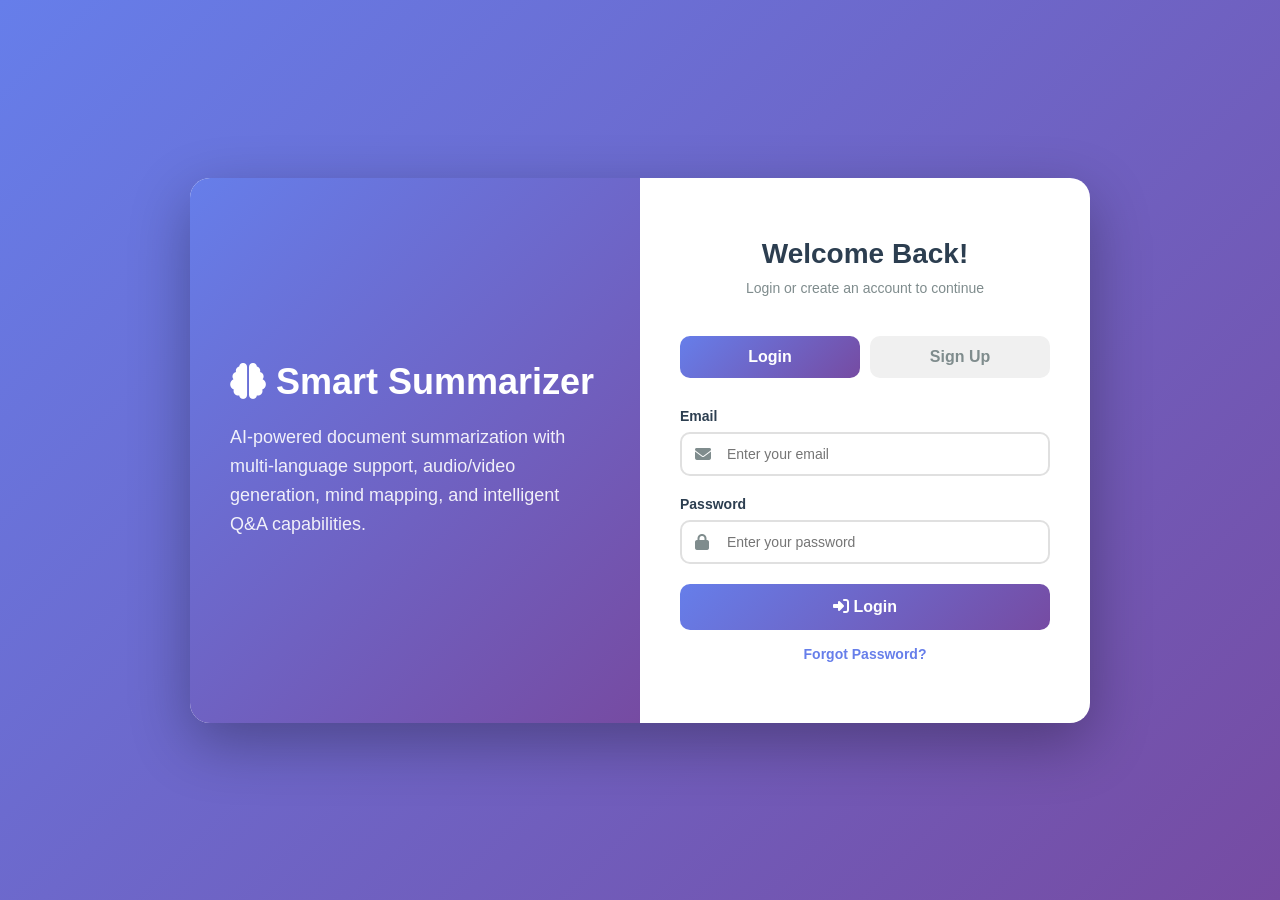
<file: templates/login.html>
<!DOCTYPE html>
<html lang="en">

<head>
    <meta charset="UTF-8">
    <meta name="viewport" content="width=device-width, initial-scale=1.0">
    <title>Login - Smart Summarizer</title>
    <link rel="stylesheet" href="https://cdnjs.cloudflare.com/ajax/libs/font-awesome/6.4.0/css/all.min.css">
    <style>
        * {
            margin: 0;
            padding: 0;
            box-sizing: border-box;
        }

        body {
            font-family: 'Segoe UI', Tahoma, Geneva, Verdana, sans-serif;
            background: linear-gradient(135deg, #667eea 0%, #764ba2 100%);
            min-height: 100vh;
            display: flex;
            justify-content: center;
            align-items: center;
            padding: 20px;
        }

        .login-container {
            background: white;
            border-radius: 20px;
            box-shadow: 0 20px 60px rgba(0, 0, 0, 0.3);
            overflow: hidden;
            max-width: 900px;
            width: 100%;
            display: flex;
            animation: slideIn 0.5s ease;
        }

        @keyframes slideIn {
            from {
                opacity: 0;
                transform: translateY(-30px);
            }

            to {
                opacity: 1;
                transform: translateY(0);
            }
        }

        .login-left {
            flex: 1;
            background: linear-gradient(135deg, #667eea 0%, #764ba2 100%);
            padding: 60px 40px;
            color: white;
            display: flex;
            flex-direction: column;
            justify-content: center;
        }

        .login-left h1 {
            font-size: 36px;
            margin-bottom: 20px;
        }

        .login-left p {
            font-size: 18px;
            line-height: 1.6;
            opacity: 0.9;
        }

        .login-right {
            flex: 1;
            padding: 60px 40px;
        }

        .login-header {
            text-align: center;
            margin-bottom: 40px;
        }

        .login-header h2 {
            color: #2c3e50;
            font-size: 28px;
            margin-bottom: 10px;
        }

        .login-header p {
            color: #7f8c8d;
            font-size: 14px;
        }

        .form-tabs {
            display: flex;
            gap: 10px;
            margin-bottom: 30px;
        }

        .tab-btn {
            flex: 1;
            padding: 12px;
            border: none;
            background: #f0f0f0;
            color: #7f8c8d;
            font-size: 16px;
            font-weight: 600;
            cursor: pointer;
            border-radius: 10px;
            transition: all 0.3s;
        }

        .tab-btn.active {
            background: linear-gradient(135deg, #667eea 0%, #764ba2 100%);
            color: white;
        }

        .form-group {
            margin-bottom: 20px;
        }

        .form-group label {
            display: block;
            color: #2c3e50;
            font-weight: 600;
            margin-bottom: 8px;
            font-size: 14px;
        }

        .input-wrapper {
            position: relative;
        }

        .input-wrapper i {
            position: absolute;
            left: 15px;
            top: 50%;
            transform: translateY(-50%);
            color: #7f8c8d;
        }

        .form-group input {
            width: 100%;
            padding: 12px 15px 12px 45px;
            border: 2px solid #e0e0e0;
            border-radius: 10px;
            font-size: 14px;
            transition: all 0.3s;
        }

        .form-group input:focus {
            outline: none;
            border-color: #667eea;
        }

        .submit-btn {
            width: 100%;
            padding: 14px;
            border: none;
            background: linear-gradient(135deg, #667eea 0%, #764ba2 100%);
            color: white;
            font-size: 16px;
            font-weight: 600;
            border-radius: 10px;
            cursor: pointer;
            transition: transform 0.2s;
            position: relative;
        }

        .submit-btn:hover:not(:disabled) {
            transform: translateY(-2px);
        }

        .submit-btn:disabled {
            opacity: 0.6;
            cursor: not-allowed;
        }

        .form-container {
            display: none;
        }

        .form-container.active {
            display: block;
        }

        .alert {
            padding: 12px;
            border-radius: 8px;
            margin-bottom: 20px;
            display: none;
        }

        .alert.show {
            display: block;
        }

        .alert-error {
            background: #fee;
            color: #c33;
            border: 1px solid #fcc;
        }

        .alert-success {
            background: #efe;
            color: #3c3;
            border: 1px solid #cfc;
        }

        .forgot-password-link {
            text-align: center;
            margin-top: 15px;
        }

        .forgot-password-link a {
            color: #667eea;
            text-decoration: none;
            font-size: 14px;
            font-weight: 600;
        }

        .forgot-password-link a:hover {
            text-decoration: underline;
        }

        .otp-inputs {
            display: flex;
            gap: 10px;
            justify-content: center;
            margin: 20px 0;
        }

        .otp-input {
            width: 50px;
            height: 50px;
            text-align: center;
            font-size: 24px;
            font-weight: bold;
            border: 2px solid #e0e0e0;
            border-radius: 10px;
            padding: 0 !important;
        }

        .otp-input:focus {
            border-color: #667eea;
        }

        .timer {
            text-align: center;
            color: #7f8c8d;
            font-size: 14px;
            margin: 10px 0;
        }

        .timer.expired {
            color: #c33;
        }

        .resend-link {
            text-align: center;
            margin-top: 10px;
        }

        .resend-link button {
            background: none;
            border: none;
            color: #667eea;
            font-size: 14px;
            font-weight: 600;
            cursor: pointer;
            text-decoration: underline;
        }

        .resend-link button:disabled {
            color: #ccc;
            cursor: not-allowed;
            text-decoration: none;
        }

        .password-strength {
            margin-top: 5px;
            height: 4px;
            background: #e0e0e0;
            border-radius: 2px;
            overflow: hidden;
        }

        .password-strength-bar {
            height: 100%;
            width: 0;
            transition: all 0.3s;
        }

        .password-strength-text {
            font-size: 12px;
            margin-top: 5px;
            color: #7f8c8d;
        }

        .spinner {
            display: inline-block;
            width: 16px;
            height: 16px;
            border: 2px solid rgba(255, 255, 255, 0.3);
            border-top-color: white;
            border-radius: 50%;
            animation: spin 0.6s linear infinite;
            margin-left: 10px;
        }

        @keyframes spin {
            to {
                transform: rotate(360deg);
            }
        }

        .back-btn {
            background: none;
            border: none;
            color: #667eea;
            font-size: 14px;
            cursor: pointer;
            margin-bottom: 20px;
            display: flex;
            align-items: center;
            gap: 5px;
        }

        .back-btn:hover {
            text-decoration: underline;
        }

        @media (max-width: 768px) {
            .login-container {
                flex-direction: column;
            }

            .login-left {
                padding: 40px 30px;
            }

            .login-right {
                padding: 40px 30px;
            }

            .otp-input {
                width: 40px;
                height: 40px;
                font-size: 20px;
            }
        }
    </style>
</head>

<body>
    <div class="login-container">
        <div class="login-left">
            <h1><i class="fas fa-brain"></i> Smart Summarizer</h1>
            <p>AI-powered document summarization with multi-language support, audio/video generation, mind mapping, and
                intelligent Q&A capabilities.</p>
        </div>

        <div class="login-right">
            <div class="login-header">
                <h2 id="page-title">Welcome Back!</h2>
                <p id="page-subtitle">Login or create an account to continue</p>
            </div>

            <div class="alert alert-error" id="alert"></div>

            <div class="form-tabs" id="form-tabs">
                <button class="tab-btn active" onclick="showTab('login')">Login</button>
                <button class="tab-btn" onclick="showTab('signup')">Sign Up</button>
            </div>

            <!-- Login Form -->
            <form class="form-container active" id="login-form" onsubmit="handleLogin(event)">
                <div class="form-group">
                    <label>Email</label>
                    <div class="input-wrapper">
                        <i class="fas fa-envelope"></i>
                        <input type="email" name="email" placeholder="Enter your email" required>
                    </div>
                </div>

                <div class="form-group">
                    <label>Password</label>
                    <div class="input-wrapper">
                        <i class="fas fa-lock"></i>
                        <input type="password" name="password" placeholder="Enter your password" required>
                    </div>
                </div>

                <button type="submit" class="submit-btn" id="login-btn">
                    <i class="fas fa-sign-in-alt"></i> Login
                </button>

                <div class="forgot-password-link">
                    <a href="#" onclick="showForgotPassword(event)">Forgot Password?</a>
                </div>
            </form>

            <!-- Signup Form -->
            <form class="form-container" id="signup-form" onsubmit="handleSignup(event)">
                <div class="form-group">
                    <label>Full Name</label>
                    <div class="input-wrapper">
                        <i class="fas fa-user"></i>
                        <input type="text" name="name" placeholder="Enter your full name" required>
                    </div>
                </div>

                <div class="form-group">
                    <label>Email</label>
                    <div class="input-wrapper">
                        <i class="fas fa-envelope"></i>
                        <input type="email" name="email" placeholder="Enter your email" required>
                    </div>
                </div>

                <div class="form-group">
                    <label>Password</label>
                    <div class="input-wrapper">
                        <i class="fas fa-lock"></i>
                        <input type="password" name="password" placeholder="Create a password" required minlength="6">
                    </div>
                </div>

                <button type="submit" class="submit-btn" id="signup-btn">
                    <i class="fas fa-user-plus"></i> Sign Up
                </button>
            </form>

            <!-- Forgot Password - Step 1: Email Entry -->
            <form class="form-container" id="forgot-email-form" onsubmit="handleSendOTP(event)">
                <button type="button" class="back-btn" onclick="showTab('login')">
                    <i class="fas fa-arrow-left"></i> Back to Login
                </button>

                <div class="form-group">
                    <label>Enter your email address</label>
                    <div class="input-wrapper">
                        <i class="fas fa-envelope"></i>
                        <input type="email" name="email" id="forgot-email" placeholder="Enter your registered email"
                            required>
                    </div>
                </div>

                <button type="submit" class="submit-btn" id="send-otp-btn">
                    <i class="fas fa-paper-plane"></i> Send OTP
                </button>
            </form>

            <!-- Forgot Password - Step 2: OTP Verification -->
            <form class="form-container" id="otp-verify-form" onsubmit="handleVerifyOTP(event)">
                <button type="button" class="back-btn" onclick="showForgotPassword(event)">
                    <i class="fas fa-arrow-left"></i> Back
                </button>

                <div class="form-group">
                    <label>Enter 6-digit OTP</label>
                    <p style="font-size: 12px; color: #7f8c8d; margin-bottom: 10px;">
                        We've sent an OTP to <strong id="otp-email"></strong>
                    </p>
                    <div class="otp-inputs">
                        <input type="text" class="otp-input" maxlength="1" pattern="[0-9]" required>
                        <input type="text" class="otp-input" maxlength="1" pattern="[0-9]" required>
                        <input type="text" class="otp-input" maxlength="1" pattern="[0-9]" required>
                        <input type="text" class="otp-input" maxlength="1" pattern="[0-9]" required>
                        <input type="text" class="otp-input" maxlength="1" pattern="[0-9]" required>
                        <input type="text" class="otp-input" maxlength="1" pattern="[0-9]" required>
                    </div>
                    <div class="timer" id="otp-timer">Time remaining: 5:00</div>
                    <div class="resend-link">
                        <button type="button" id="resend-otp-btn" onclick="handleResendOTP()" disabled>
                            Resend OTP (wait <span id="resend-countdown">30</span>s)
                        </button>
                    </div>
                </div>

                <button type="submit" class="submit-btn" id="verify-otp-btn">
                    <i class="fas fa-check"></i> Verify OTP
                </button>
            </form>

            <!-- Forgot Password - Step 3: Reset Password -->
            <form class="form-container" id="reset-password-form" onsubmit="handleResetPassword(event)">
                <div class="form-group">
                    <label>New Password</label>
                    <div class="input-wrapper">
                        <i class="fas fa-lock"></i>
                        <input type="password" name="new_password" id="new-password" placeholder="Enter new password"
                            required minlength="6" oninput="checkPasswordStrength()">
                    </div>
                    <div class="password-strength">
                        <div class="password-strength-bar" id="strength-bar"></div>
                    </div>
                    <div class="password-strength-text" id="strength-text"></div>
                </div>

                <div class="form-group">
                    <label>Confirm Password</label>
                    <div class="input-wrapper">
                        <i class="fas fa-lock"></i>
                        <input type="password" name="confirm_password" id="confirm-password"
                            placeholder="Confirm new password" required minlength="6">
                    </div>
                </div>

                <button type="submit" class="submit-btn" id="reset-password-btn">
                    <i class="fas fa-key"></i> Reset Password
                </button>
            </form>

            <!-- Success Screen -->
            <div class="form-container" id="success-screen">
                <div style="text-align: center; padding: 40px 0;">
                    <i class="fas fa-check-circle" style="font-size: 64px; color: #3c3; margin-bottom: 20px;"></i>
                    <h3 style="color: #2c3e50; margin-bottom: 10px;">Password Reset Successful!</h3>
                    <p style="color: #7f8c8d;">Redirecting to login page...</p>
                </div>
            </div>
        </div>
    </div>

    <script>
        let otpTimer;
        let resendTimer;
        let resetToken = '';
        let userEmail = '';

        function showTab(tab) {
            const tabs = document.querySelectorAll('.tab-btn');
            const forms = document.querySelectorAll('.form-container');

            tabs.forEach(t => t.classList.remove('active'));
            forms.forEach(f => f.classList.remove('active'));

            document.getElementById('form-tabs').style.display = 'flex';

            if (tab === 'login') {
                tabs[0].classList.add('active');
                document.getElementById('login-form').classList.add('active');
                document.getElementById('page-title').textContent = 'Welcome Back!';
                document.getElementById('page-subtitle').textContent = 'Login or create an account to continue';
            } else {
                tabs[1].classList.add('active');
                document.getElementById('signup-form').classList.add('active');
                document.getElementById('page-title').textContent = 'Create Account';
                document.getElementById('page-subtitle').textContent = 'Sign up to get started';
            }

            hideAlert();
        }

        function showForgotPassword(e) {
            e.preventDefault();
            document.getElementById('form-tabs').style.display = 'none';
            document.querySelectorAll('.form-container').forEach(f => f.classList.remove('active'));
            document.getElementById('forgot-email-form').classList.add('active');
            document.getElementById('page-title').textContent = 'Forgot Password?';
            document.getElementById('page-subtitle').textContent = 'Enter your email to receive OTP';
            hideAlert();
        }

        function showAlert(message, type = 'error') {
            const alert = document.getElementById('alert');
            alert.textContent = message;
            alert.className = `alert alert-${type} show`;
        }

        function hideAlert() {
            document.getElementById('alert').classList.remove('show');
        }

        function setButtonLoading(buttonId, loading) {
            const btn = document.getElementById(buttonId);
            if (loading) {
                btn.disabled = true;
                btn.innerHTML += '<span class="spinner"></span>';
            } else {
                btn.disabled = false;
                const spinner = btn.querySelector('.spinner');
                if (spinner) spinner.remove();
            }
        }

        async function handleLogin(e) {
            e.preventDefault();
            const formData = new FormData(e.target);
            setButtonLoading('login-btn', true);

            try {
                const response = await fetch('/login', {
                    method: 'POST',
                    headers: { 'Content-Type': 'application/json' },
                    body: JSON.stringify({
                        email: formData.get('email'),
                        password: formData.get('password')
                    })
                });

                const data = await response.json();

                if (data.success) {
                    showAlert('Login successful! Redirecting...', 'success');
                    setTimeout(() => window.location.href = '/next', 1000);
                } else {
                    showAlert(data.message || 'Invalid credentials');
                    setButtonLoading('login-btn', false);
                }
            } catch (error) {
                showAlert('Error connecting to server');
                setButtonLoading('login-btn', false);
            }
        }

        async function handleSignup(e) {
            e.preventDefault();
            const formData = new FormData(e.target);
            setButtonLoading('signup-btn', true);

            try {
                const response = await fetch('/signup', {
                    method: 'POST',
                    headers: { 'Content-Type': 'application/json' },
                    body: JSON.stringify({
                        name: formData.get('name'),
                        email: formData.get('email'),
                        password: formData.get('password')
                    })
                });

                const data = await response.json();

                if (data.success) {
                    showAlert('Account created! Please login.', 'success');
                    setTimeout(() => showTab('login'), 1500);
                } else {
                    showAlert(data.message || 'Signup failed');
                    setButtonLoading('signup-btn', false);
                }
            } catch (error) {
                showAlert('Error connecting to server');
                setButtonLoading('signup-btn', false);
            }
        }

        async function handleSendOTP(e) {
            e.preventDefault();
            const formData = new FormData(e.target);
            userEmail = formData.get('email');
            setButtonLoading('send-otp-btn', true);

            try {
                const response = await fetch('/forgot-password/send-otp', {
                    method: 'POST',
                    headers: { 'Content-Type': 'application/json' },
                    body: JSON.stringify({ email: userEmail })
                });

                const data = await response.json();

                if (data.success) {
                    let message = data.message;

                    // If OTP is provided for testing (SMTP not configured)
                    if (data.otp_for_testing) {
                        message = `OTP: ${data.otp_for_testing} (SMTP not configured - use this OTP)`;
                    }

                    showAlert(message, 'success');
                    setTimeout(() => {
                        document.querySelectorAll('.form-container').forEach(f => f.classList.remove('active'));
                        document.getElementById('otp-verify-form').classList.add('active');
                        document.getElementById('otp-email').textContent = userEmail;
                        document.getElementById('page-title').textContent = 'Verify OTP';

                        if (data.otp_for_testing) {
                            document.getElementById('page-subtitle').textContent = `Your OTP: ${data.otp_for_testing}`;
                        } else {
                            document.getElementById('page-subtitle').textContent = 'Enter the 6-digit code sent to your email';
                        }

                        startOTPTimer(300); // 5 minutes
                        startResendTimer(30); // 30 seconds
                        setupOTPInputs();
                    }, 2000);
                } else {
                    showAlert(data.message || 'Failed to send OTP');
                    setButtonLoading('send-otp-btn', false);
                }
            } catch (error) {
                showAlert('Error connecting to server');
                setButtonLoading('send-otp-btn', false);
            }
        }

        function setupOTPInputs() {
            const inputs = document.querySelectorAll('.otp-input');
            inputs.forEach((input, index) => {
                input.value = '';
                input.addEventListener('input', (e) => {
                    if (e.target.value.length === 1 && index < inputs.length - 1) {
                        inputs[index + 1].focus();
                    }
                });
                input.addEventListener('keydown', (e) => {
                    if (e.key === 'Backspace' && !e.target.value && index > 0) {
                        inputs[index - 1].focus();
                    }
                });
            });
            inputs[0].focus();
        }

        function startOTPTimer(seconds) {
            clearInterval(otpTimer);
            const timerEl = document.getElementById('otp-timer');
            let remaining = seconds;

            otpTimer = setInterval(() => {
                remaining--;
                const mins = Math.floor(remaining / 60);
                const secs = remaining % 60;
                timerEl.textContent = `Time remaining: ${mins}:${secs.toString().padStart(2, '0')}`;

                if (remaining <= 0) {
                    clearInterval(otpTimer);
                    timerEl.textContent = 'OTP expired';
                    timerEl.classList.add('expired');
                }
            }, 1000);
        }

        function startResendTimer(seconds) {
            clearInterval(resendTimer);
            const btn = document.getElementById('resend-otp-btn');
            const countdown = document.getElementById('resend-countdown');
            let remaining = seconds;

            btn.disabled = true;

            resendTimer = setInterval(() => {
                remaining--;
                countdown.textContent = remaining;

                if (remaining <= 0) {
                    clearInterval(resendTimer);
                    btn.disabled = false;
                    btn.innerHTML = 'Resend OTP';
                }
            }, 1000);
        }

        async function handleResendOTP() {
            await handleSendOTP({ preventDefault: () => { }, target: { elements: { email: { value: userEmail } } } });
        }

        async function handleVerifyOTP(e) {
            e.preventDefault();
            const inputs = document.querySelectorAll('.otp-input');
            const otp = Array.from(inputs).map(input => input.value).join('');

            if (otp.length !== 6) {
                showAlert('Please enter all 6 digits');
                return;
            }

            setButtonLoading('verify-otp-btn', true);

            try {
                const response = await fetch('/forgot-password/verify-otp', {
                    method: 'POST',
                    headers: { 'Content-Type': 'application/json' },
                    body: JSON.stringify({ email: userEmail, otp })
                });

                const data = await response.json();

                if (data.success) {
                    resetToken = data.reset_token;
                    clearInterval(otpTimer);
                    showAlert('OTP verified!', 'success');
                    setTimeout(() => {
                        document.querySelectorAll('.form-container').forEach(f => f.classList.remove('active'));
                        document.getElementById('reset-password-form').classList.add('active');
                        document.getElementById('page-title').textContent = 'Reset Password';
                        document.getElementById('page-subtitle').textContent = 'Create a new strong password';
                    }, 1000);
                } else {
                    showAlert(data.message || 'Invalid OTP');
                    setButtonLoading('verify-otp-btn', false);
                }
            } catch (error) {
                showAlert('Error connecting to server');
                setButtonLoading('verify-otp-btn', false);
            }
        }

        function checkPasswordStrength() {
            const password = document.getElementById('new-password').value;
            const strengthBar = document.getElementById('strength-bar');
            const strengthText = document.getElementById('strength-text');

            let strength = 0;
            if (password.length >= 6) strength++;
            if (password.length >= 10) strength++;
            if (/[a-z]/.test(password) && /[A-Z]/.test(password)) strength++;
            if (/\d/.test(password)) strength++;
            if (/[^a-zA-Z\d]/.test(password)) strength++;

            const colors = ['#c33', '#f90', '#fc0', '#3c3', '#0c0'];
            const texts = ['Weak', 'Fair', 'Good', 'Strong', 'Very Strong'];
            const widths = ['20%', '40%', '60%', '80%', '100%'];

            strengthBar.style.width = widths[strength - 1] || '0';
            strengthBar.style.background = colors[strength - 1] || '#e0e0e0';
            strengthText.textContent = texts[strength - 1] || '';
            strengthText.style.color = colors[strength - 1] || '#7f8c8d';
        }

        async function handleResetPassword(e) {
            e.preventDefault();
            const formData = new FormData(e.target);
            const newPassword = formData.get('new_password');
            const confirmPassword = formData.get('confirm_password');

            if (newPassword !== confirmPassword) {
                showAlert('Passwords do not match');
                return;
            }

            setButtonLoading('reset-password-btn', true);

            try {
                const response = await fetch('/forgot-password/reset-password', {
                    method: 'POST',
                    headers: { 'Content-Type': 'application/json' },
                    body: JSON.stringify({
                        email: userEmail,
                        reset_token: resetToken,
                        new_password: newPassword
                    })
                });

                const data = await response.json();

                if (data.success) {
                    document.querySelectorAll('.form-container').forEach(f => f.classList.remove('active'));
                    document.getElementById('success-screen').classList.add('active');
                    document.getElementById('page-title').textContent = 'Success!';
                    document.getElementById('page-subtitle').textContent = '';
                    setTimeout(() => showTab('login'), 3000);
                } else {
                    showAlert(data.message || 'Failed to reset password');
                    setButtonLoading('reset-password-btn', false);
                }
            } catch (error) {
                showAlert('Error connecting to server');
                setButtonLoading('reset-password-btn', false);
            }
        }
    </script>
</body>

</html>
</file>
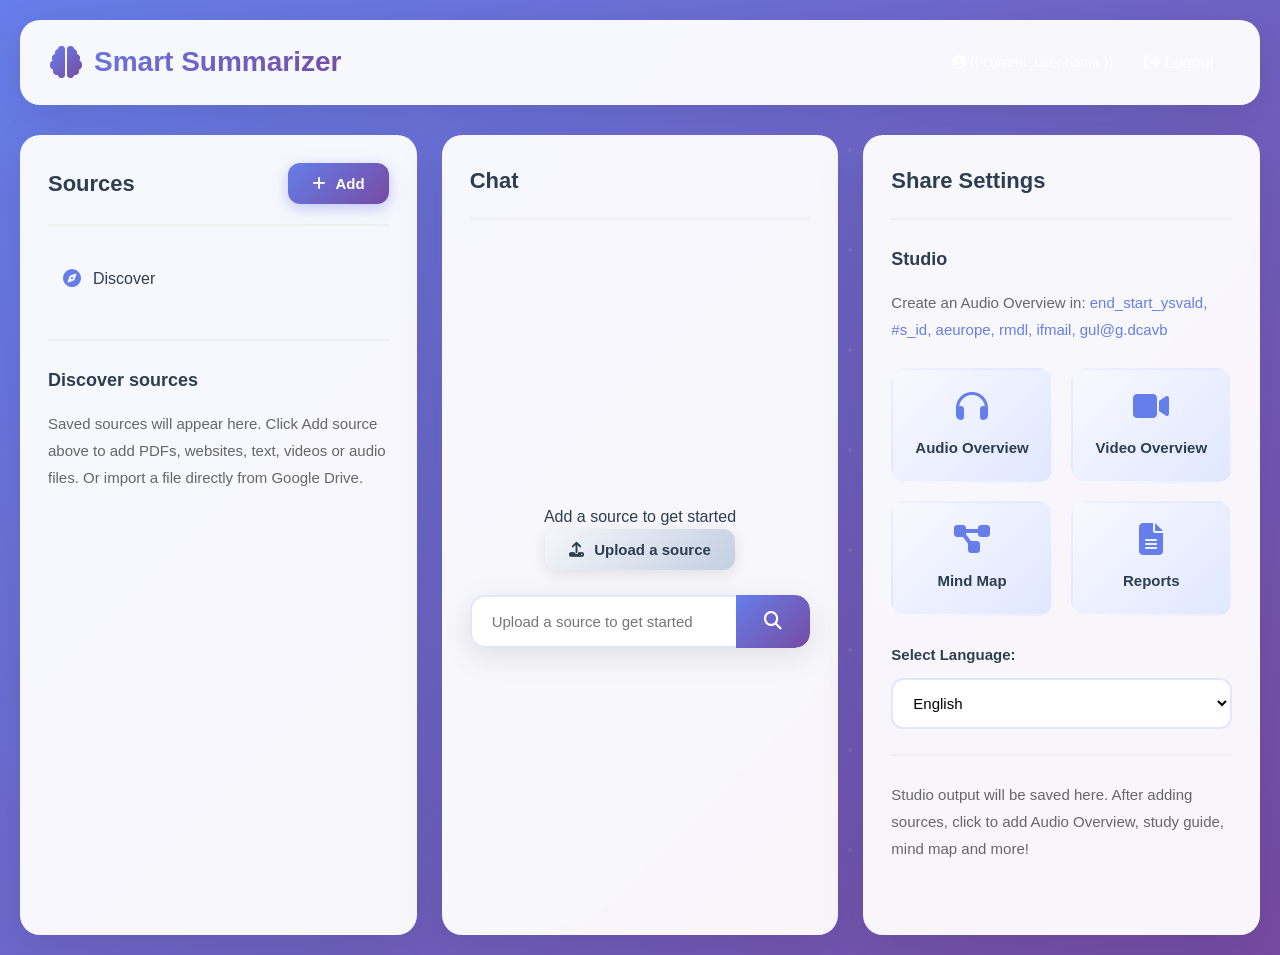
<file: templates/next.html>
<!DOCTYPE html>
<html lang="en">

<head>
    <meta charset="UTF-8">
    <meta name="viewport" content="width=device-width, initial-scale=1.0">
    <title>Smart Summarizer</title>
    <link rel="stylesheet" href="https://cdnjs.cloudflare.com/ajax/libs/font-awesome/6.4.0/css/all.min.css">
    <link rel="stylesheet" href="/static/style.css">
</head>

<body>
    <div class="header">
        <h1><i class="fas fa-brain"></i> Smart Summarizer</h1>
        <div style="display: flex; align-items: center; gap: 15px;">
            <span style="color: white; font-size: 14px;">
                <i class="fas fa-user-circle"></i> {{ current_user.name }}
            </span>
            <a href="/logout"
                style="color: white; text-decoration: none; padding: 8px 16px; background: rgba(255,255,255,0.1); border-radius: 8px; transition: all 0.3s; display: flex; align-items: center; gap: 5px;"
                onmouseover="this.style.background='rgba(255,255,255,0.2)'"
                onmouseout="this.style.background='rgba(255,255,255,0.1)'">
                <i class="fas fa-sign-out-alt"></i> Logout
            </a>
        </div>
    </div>
    <div class="main-content">
        <div class="column">
            <div class="column-header">
                <h2>Sources</h2>
                <button class="btn" id="upload-source-btn">
                    <i class="fas fa-plus"></i> Add
                </button>
            </div>
            <ul class="source-list" id="sources-list">
                <li><i class="fas fa-compass"></i> Discover</li>
            </ul>
            <hr>
            <div class="section">
                <h3>Discover sources</h3>
                <div class="section-content">
                    <p>Saved sources will appear here. Click Add source above to add PDFs, websites, text, videos or
                        audio files. Or import a file directly from Google Drive.</p>
                </div>
            </div>
        </div>
        <div class="column">
            <div class="column-header">
                <h2>Chat</h2>
            </div>
            <div class="chat-container" id="chat-container">
                <p id="chat-placeholder">Add a source to get started</p>
                <button class="btn-secondary" id="upload-source-btn-2">
                    <i class="fas fa-upload"></i> Upload a source
                </button>
                <div class="summary-container" id="summary-container">
                    <h3>Summary</h3>
                    <div id="summary-content"></div>
                    <div class="summary-actions">
                        <button class="btn-secondary" id="download-text-btn">
                            <i class="fas fa-download"></i> Download Text
                        </button>
                        <button class="btn-secondary" id="generate-audio-btn">
                            <i class="fas fa-volume-up"></i> Generate Audio
                        </button>
                    </div>
                </div>
                <div class="search-box">
                    <input type="text" class="search-input" id="chat-input" placeholder="Upload a source to get started"
                        disabled>
                    <button class="search-btn" id="send-message-btn" disabled>
                        <i class="fas fa-search"></i>
                    </button>
                </div>
                <div class="suggestions-container" id="suggestions-container">
                    <!-- Smart suggestions will appear here -->
                </div>
                <div class="chat-messages" id="chat-messages">
                </div>
            </div>
        </div>
        <div class="column">
            <div class="column-header">
                <h2>Share Settings</h2>
            </div>
            <div class="section">
                <h3>Studio</h3>
                <div class="section-content">
                    <p>Create an Audio Overview in: <a href="#" class="link">end_start_ysvald, #s_id, aeurope, rmdl,
                            ifmail, gul@g.dcavb</a></p>
                    <div class="features-grid">
                        <div class="feature-box" data-feature="audio">
                            <i class="fas fa-headphones feature-icon"></i>
                            <span>Audio Overview</span>
                        </div>
                        <div class="feature-box" data-feature="video">
                            <i class="fas fa-video feature-icon"></i>
                            <span>Video Overview</span>
                        </div>
                        <div class="feature-box" data-feature="mindmap">
                            <i class="fas fa-project-diagram feature-icon"></i>
                            <span>Mind Map</span>
                        </div>
                        <div class="feature-box" data-feature="reports">
                            <i class="fas fa-file-alt feature-icon"></i>
                            <span>Reports</span>
                        </div>
                    </div>
                    <div class="language-selector">
                        <label for="languages">Select Language:</label>
                        <select id="languages">
                            <option value="en">English</option>
                            <option value="es">Spanish</option>
                            <option value="fr">French</option>
                            <option value="de">German</option>
                            <option value="zh">Chinese</option>
                            <option value="ja">Japanese</option>
                            <option value="ru">Russian</option>
                            <option value="ar">Arabic</option>
                            <option value="hi">Hindi</option>
                            <option value="pt">Portuguese</option>
                        </select>
                    </div>
                    <hr>
                    <p>Studio output will be saved here. After adding sources, click to add Audio Overview, study guide,
                        mind map and more!</p>
                </div>
            </div>
        </div>
    </div>
    <div class="upload-view" id="upload-view">
        <button class="close-btn" id="close-upload-btn">
            <i class="fas fa-times"></i>
        </button>

        <div class="upload-container">
            <h1 class="upload-title">Create Audio and Video Overviews from <span class="highlight-text">your
                    notes</span></h1>

            <div class="search-section">
                <div class="search-bar-large">
                    <i class="fas fa-search"></i>
                    <input type="text" placeholder="Search the web for new sources" id="web-search-input">
                    <button class="search-submit-btn">
                        <i class="fas fa-arrow-right"></i>
                    </button>
                </div>
                <div class="search-filters">
                    <button class="filter-btn">
                        <i class="fas fa-globe"></i> Web <i class="fas fa-chevron-down"></i>
                    </button>
                    <button class="filter-btn">
                        <i class="fas fa-bolt"></i> Fast research <i class="fas fa-chevron-down"></i>
                    </button>
                </div>
            </div>

            <div class="drop-zone" id="drop-area">
                <p class="drop-text">or drop your files</p>
                <p class="drop-subtext">pdf, images, docs, audio, <span class="link-text">and more</span></p>

                <div class="upload-buttons">
                    <button class="upload-btn" id="file-select-btn">
                        <i class="fas fa-upload"></i> Upload files
                    </button>
                    <button class="upload-btn" data-type="website">
                        <i class="fas fa-link"></i><i class="fab fa-youtube" style="margin-left: 4px;"></i> Websites
                    </button>
                    <button class="upload-btn" data-type="drive">
                        <i class="fab fa-google-drive"></i> Drive
                    </button>
                    <button class="upload-btn" data-type="copied">
                        <i class="fas fa-clipboard"></i> Copied text
                    </button>
                </div>
            </div>

            <input type="file" id="file-input" multiple accept=".pdf,.txt,.md,.docx,.doc,.jpg,.jpeg,.png"
                style="display: none;">

            <div class="language-selector-inline">
                <label for="upload-languages">Language:</label>
                <select id="upload-languages">
                    <option value="en">English</option>
                    <option value="es">Spanish</option>
                    <option value="fr">French</option>
                    <option value="de">German</option>
                    <option value="zh">Chinese</option>
                    <option value="ja">Japanese</option>
                    <option value="ru">Russian</option>
                    <option value="ar">Arabic</option>
                    <option value="hi">Hindi</option>
                    <option value="pt">Portuguese</option>
                </select>
            </div>
        </div>
    </div>
    <div class="toast" id="toast"></div>
    <script>
        const uploadSourceBtn = document.getElementById('upload-source-btn');
        const uploadSourceBtn2 = document.getElementById('upload-source-btn-2');
        const closeUploadBtn = document.getElementById('close-upload-btn');
        const uploadView = document.getElementById('upload-view');
        const mainContent = document.querySelector('.main-content');
        const header = document.querySelector('.header');
        const fileInput = document.getElementById('file-input');
        const fileSelectBtn = document.getElementById('file-select-btn');
        const dropArea = document.getElementById('drop-area');
        const sourcesList = document.getElementById('sources-list');
        const chatInput = document.getElementById('chat-input');
        const sendMessageBtn = document.getElementById('send-message-btn');
        const chatMessages = document.getElementById('chat-messages');
        const chatPlaceholder = document.getElementById('chat-placeholder');
        const toast = document.getElementById('toast');
        const summaryContainer = document.getElementById('summary-container');
        const summaryContent = document.getElementById('summary-content');
        const downloadTextBtn = document.getElementById('download-text-btn');
        const generateAudioBtn = document.getElementById('generate-audio-btn');
        const languageSelector = document.getElementById('languages');
        const uploadLanguageSelector = document.getElementById('upload-languages');
        const suggestionsContainer = document.getElementById('suggestions-container');
        let sources = [];
        let chatEnabled = false;
        let currentText = '';
        let currentSummary = '';
        let conversationHistory = [];

        // Helper function for authenticated fetch - always use relative URLs + credentials
        function authFetch(url, options = {}) {
            options.credentials = 'same-origin';
            // Strip absolute base if accidentally passed
            url = url.replace(/^https?:\/\/[^\/]+/, '');
            return fetch(url, options).then(response => {
                if (response.status === 401 || response.redirected) {
                    window.location.href = '/login';
                    return Promise.reject('Redirected to login');
                }
                return response;
            });
        }
        const API_BASE_URL = '';
        uploadSourceBtn.addEventListener('click', showUploadView);
        uploadSourceBtn2.addEventListener('click', showUploadView);
        closeUploadBtn.addEventListener('click', hideUploadView);

        // Optimize file input - trigger immediately
        fileSelectBtn.addEventListener('click', () => {
            fileInput.click();
        });

        fileInput.addEventListener('change', handleFileUpload);
        sendMessageBtn.addEventListener('click', sendMessage);
        chatInput.addEventListener('keypress', (e) => {
            if (e.key === 'Enter') {
                sendMessage();
            }
        });
        downloadTextBtn.addEventListener('click', downloadSummary);
        generateAudioBtn.addEventListener('click', generateAudioSummary);

        // Language change listener - re-translate summary when language changes
        languageSelector.addEventListener('change', function () {
            if (currentText && currentSummary) {
                const newLanguage = this.value;
                showLoadingDialog('Translating to new language...');

                // Re-generate summary in new language
                authFetch(`${API_BASE_URL}/generate_summary`, {
                    method: 'POST',
                    headers: {
                        'Content-Type': 'application/json'
                    },
                    body: JSON.stringify({
                        text: currentText,
                        language: newLanguage
                    })
                })
                    .then(response => response.json())
                    .then(data => {
                        closeLoadingDialog();
                        if (data.success) {
                            currentSummary = data.summary;
                            displaySummary(data.summary);
                            showToast('Summary translated successfully!');
                        } else {
                            showToast('Error translating: ' + data.error);
                        }
                    })
                    .catch(error => {
                        closeLoadingDialog();
                        console.error('Error:', error);
                        showToast('Error translating summary');
                    });
            }
        });

        ['dragenter', 'dragover', 'dragleave', 'drop'].forEach(eventName => {
            dropArea.addEventListener(eventName, preventDefaults, false);
        });
        function preventDefaults(e) {
            e.preventDefault();
            e.stopPropagation();
        }
        ['dragenter', 'dragover'].forEach(eventName => {
            dropArea.addEventListener(eventName, highlight, false);
        });
        ['dragleave', 'drop'].forEach(eventName => {
            dropArea.addEventListener(eventName, unhighlight, false);
        });
        function highlight() {
            dropArea.classList.add('dragover');
        }
        function unhighlight() {
            dropArea.classList.remove('dragover');
        }
        dropArea.addEventListener('drop', handleDrop, false);
        function handleDrop(e) {
            const dt = e.dataTransfer;
            const files = dt.files;
            handleFiles(files);
        }

        // Handle web search functionality
        const webSearchInput = document.getElementById('web-search-input');
        const searchSubmitBtn = document.querySelector('.search-submit-btn');

        function performWebSearch() {
            const query = webSearchInput.value.trim();
            if (query) {
                // Check if it's a URL
                if (query.startsWith('http://') || query.startsWith('https://') || query.includes('.com') || query.includes('.org') || query.includes('youtube.com') || query.includes('youtu.be')) {
                    showToast('Processing URL...');
                    summarizeURL(query);
                    webSearchInput.value = '';
                } else if (currentSummary && currentText) {
                    // If we have a summary, treat as AI question
                    showLoadingDialog('Thinking...');
                    const language = languageSelector.value;

                    fetch(`${API_BASE_URL}/ask_question`, {
                        method: 'POST',
                        credentials: 'same-origin',
                        headers: {
                            'Content-Type': 'application/json'
                        },
                        body: JSON.stringify({
                            text: currentText,
                            summary: currentSummary,  // Pass summary for faster responses
                            question: query,
                            language: language
                        })
                    })
                        .then(response => {
                            if (response.status === 401 || response.redirected) { window.location.href = '/login'; return Promise.reject(); }
                            return response.json();
                        })
                        .then(data => {
                            closeLoadingDialog();
                            if (data.success) {
                                // Show answer in a nice dialog
                                showAnswerDialog(query, data.answer);
                            } else {
                                showToast('Error: ' + data.error);
                            }
                        })
                        .catch(error => {
                            closeLoadingDialog();
                            console.error('Error:', error);
                            showToast('Error connecting to server');
                        });

                    webSearchInput.value = '';
                } else {
                    showToast('Please upload a document first, or enter a URL to summarize');
                }
            }
        }

        searchSubmitBtn.addEventListener('click', performWebSearch);
        webSearchInput.addEventListener('keypress', (e) => {
            if (e.key === 'Enter') {
                performWebSearch();
            }
        });

        // Handle filter buttons (Web, Fast research)
        const filterButtons = document.querySelectorAll('.filter-btn');
        let currentFilter = 'web';
        filterButtons.forEach(btn => {
            btn.addEventListener('click', function () {
                const text = this.textContent.toLowerCase();
                if (text.includes('web')) {
                    currentFilter = 'web';
                    showToast('Web search mode activated');
                } else if (text.includes('fast')) {
                    currentFilter = 'fast';
                    showToast('Fast research mode activated');
                }
            });
        });

        // Handle new upload buttons
        const uploadButtons = document.querySelectorAll('.upload-btn[data-type]');
        uploadButtons.forEach(button => {
            button.addEventListener('click', function () {
                const type = this.getAttribute('data-type');

                if (type === 'website') {
                    showInputDialog('Enter Website or YouTube URL', 'https://example.com', (url) => {
                        if (url && url.trim()) {
                            summarizeURL(url.trim());
                        }
                    });
                } else if (type === 'drive') {
                    showToast('Google Drive integration coming soon! Please download and upload the file.');
                } else if (type === 'copied') {
                    showTextAreaDialog('Paste your text here', (text) => {
                        if (text && text.trim()) {
                            processText(text.trim());
                        }
                    });
                }
            });
        });

        const uploadOptions = document.querySelectorAll('.upload-option');
        uploadOptions.forEach(option => {
            option.addEventListener('click', function () {
                const type = this.getAttribute('data-type');

                if (type === 'link' || type === 'website') {
                    showInputDialog('Enter URL', 'https://example.com', (url) => {
                        if (url && url.trim()) {
                            summarizeURL(url.trim());
                        }
                    });
                } else if (type === 'youtube') {
                    showInputDialog('Enter YouTube URL', 'https://www.youtube.com/watch?v=...', (url) => {
                        if (url && url.trim()) {
                            summarizeURL(url.trim());
                        }
                    });
                } else if (type === 'paste' || type === 'copied') {
                    showTextAreaDialog('Paste your text here', (text) => {
                        if (text && text.trim()) {
                            processText(text.trim());
                        }
                    });
                } else if (type === 'drive' || type === 'docs' || type === 'slides') {
                    showToast(`${type.charAt(0).toUpperCase() + type.slice(1)} integration coming soon! For now, please download and upload the file.`);
                } else {
                    showToast(`Selected: ${type.charAt(0).toUpperCase() + type.slice(1)} upload`);
                }
            });
        });
        const featureBoxes = document.querySelectorAll('.feature-box');
        featureBoxes.forEach(box => {
            box.addEventListener('click', function () {
                const feature = this.getAttribute('data-feature');
                if (!currentSummary) {
                    showToast('Please add sources first to use this feature');
                    return;
                }

                const language = languageSelector.value;

                if (feature === 'audio') {
                    generateStudioAudio(currentSummary, language);
                } else if (feature === 'video') {
                    generateStudioVideo(currentSummary, language);
                } else if (feature === 'mindmap') {
                    generateStudioMindmap(currentSummary);
                } else if (feature === 'reports') {
                    generateStudioReport(currentSummary, language);
                }
            });
        });
        function showUploadView() {
            uploadView.classList.add('active');
            document.body.style.overflow = 'hidden'; // Prevent background scrolling
        }
        function hideUploadView() {
            uploadView.classList.remove('active');
            document.body.style.overflow = 'auto'; // Re-enable scrolling
        }

        // Close modal when clicking outside the upload container
        uploadView.addEventListener('click', function (e) {
            if (e.target === uploadView) {
                hideUploadView();
            }
        });
        function handleFileUpload(e) {
            const files = e.target.files;
            handleFiles(files);
        }
        function handleFiles(files) {
            if (files.length > 0) {
                for (let i = 0; i < files.length; i++) {
                    const file = files[i];
                    uploadFile(file);
                }
            }
        }
        function uploadFile(file) {
            const formData = new FormData();
            formData.append('file', file);
            formData.append('language', uploadLanguageSelector.value);

            // Show immediate feedback
            showLoadingDialog('Processing file...');
            hideUploadView();

            authFetch(`${API_BASE_URL}/upload`, {
                method: 'POST',
                body: formData
            })
                .then(response => response.json())
                .then(data => {
                    closeLoadingDialog();
                    if (data.success) {
                        addSource(file.name, file.type, data.text, data.summary);
                        showToast('✓ File processed successfully');
                    } else {
                        showToast('Error: ' + data.error);
                    }
                })
                .catch(error => {
                    closeLoadingDialog();
                    if (error !== 'Redirected to login') {
                        console.error('Error:', error);
                        showToast('Error uploading file');
                    }
                });
        }
        function summarizeURL(url) {
            const language = uploadLanguageSelector.value;
            showToast('Processing URL...');
            fetch(`${API_BASE_URL}/summarize_url`, {
                method: 'POST',
                credentials: 'same-origin',
                headers: {
                    'Content-Type': 'application/json'
                },
                body: JSON.stringify({ url, language })
            })
                .then(response => {
                    if (response.status === 401 || response.redirected) {
                        window.location.href = '/login';
                        return;
                    }
                    return response.json();
                })
                .then(data => {
                    if (!data) return;
                    if (data.success) {
                        addSource(url, 'website', data.text, data.summary);
                        showToast('URL processed successfully');
                        hideUploadView();
                    } else {
                        showToast('Error: ' + data.error);
                    }
                })
                .catch(error => {
                    console.error('Error:', error);
                    showToast('Error processing URL');
                });
        }
        function processText(text) {
            const language = uploadLanguageSelector.value;
            currentText = text;
            showToast('Processing text...');
            fetch(`${API_BASE_URL}/generate_summary`, {
                method: 'POST',
                credentials: 'same-origin',
                headers: {
                    'Content-Type': 'application/json'
                },
                body: JSON.stringify({ text, language })
            })
                .then(response => {
                    if (response.status === 401 || response.redirected) {
                        window.location.href = '/login';
                        return;
                    }
                    return response.json();
                })
                .then(data => {
                    if (!data) return;
                    if (data.success) {
                        addSource('Pasted Text', 'text', text, data.summary);
                        showToast('Text processed successfully');
                        hideUploadView();
                    } else {
                        showToast('Error: ' + data.error);
                    }
                })
                .catch(error => {
                    console.error('Error:', error);
                    showToast('Error processing text');
                });
        }
        function addSource(name, type, text, summary) {
            sources.push({ name, type, text, summary });
            currentText = text;
            currentSummary = summary;
            const li = document.createElement('li');
            li.className = 'source-item';
            let iconClass = 'fas fa-file';
            if (type.includes('pdf')) iconClass = 'fas fa-file-pdf';
            else if (type.includes('text')) iconClass = 'fas fa-file-alt';
            else if (type.includes('audio')) iconClass = 'fas fa-file-audio';
            else if (type.includes('video')) iconClass = 'fas fa-file-video';
            else if (type.includes('image')) iconClass = 'fas fa-file-image';
            else if (type === 'website') iconClass = 'fas fa-globe';
            li.innerHTML = `
                <div class="source-info">
                    <i class="${iconClass}"></i>
                    <span>${name}</span>
                </div>
                <div class="source-actions">
                    <button class="source-action"><i class="fas fa-trash"></i></button>
                </div>
            `;
            sourcesList.insertBefore(li, sourcesList.childNodes[1]);
            if (sources.length === 1) {
                enableChat();
                displaySummary(summary);
            }
            const deleteBtn = li.querySelector('.source-action');
            deleteBtn.addEventListener('click', (e) => {
                e.stopPropagation();
                const index = sources.findIndex(source => source.name === name);
                if (index > -1) {
                    sources.splice(index, 1);
                }
                li.remove();
                if (sources.length === 0) {
                    disableChat();
                    hideSummary();
                }
                showToast('Source removed');
            });
        }
        function displaySummary(summary) {
            summaryContent.textContent = summary;
            summaryContainer.style.display = 'block';
            chatPlaceholder.style.display = 'none';
            // Generate initial suggestions based on summary
            generateSuggestions();
        }
        function hideSummary() {
            summaryContainer.style.display = 'none';
            chatPlaceholder.style.display = 'block';
            suggestionsContainer.classList.remove('show');
        }

        // Generate smart suggestions based on summary and conversation
        function generateSuggestions() {
            const suggestions = [];

            if (conversationHistory.length === 0) {
                // Initial suggestions after summary
                suggestions.push('Give me a simple conclusion');
                suggestions.push('What are the key points?');
                suggestions.push('Explain this in simpler terms');
                suggestions.push('What are the main takeaways?');
            } else {
                // Dynamic suggestions based on conversation
                const lastQuestion = conversationHistory[conversationHistory.length - 1]?.question || '';

                if (lastQuestion.toLowerCase().includes('key') || lastQuestion.toLowerCase().includes('point')) {
                    suggestions.push('Tell me more details');
                    suggestions.push('Give examples');
                    suggestions.push('What else is important?');
                } else if (lastQuestion.toLowerCase().includes('explain') || lastQuestion.toLowerCase().includes('what')) {
                    suggestions.push('Can you simplify that?');
                    suggestions.push('Give me an example');
                    suggestions.push('What does this mean?');
                } else {
                    suggestions.push('Summarize this briefly');
                    suggestions.push('What are the implications?');
                    suggestions.push('Tell me more');
                }

                suggestions.push('Start over with new question');
            }

            displaySuggestions(suggestions);
        }

        // Display suggestion chips
        function displaySuggestions(suggestions) {
            suggestionsContainer.innerHTML = '';

            suggestions.forEach(suggestion => {
                const chip = document.createElement('div');
                chip.className = 'suggestion-chip';
                chip.textContent = suggestion;
                chip.addEventListener('click', () => {
                    chatInput.value = suggestion;
                    chatInput.focus();
                    // Auto-send the suggestion
                    setTimeout(() => sendMessage(), 100);
                });
                suggestionsContainer.appendChild(chip);
            });

            suggestionsContainer.classList.add('show');
        }
        function enableChat() {
            chatEnabled = true;
            chatInput.disabled = false;
            chatInput.placeholder = "Ask something about your sources...";
            sendMessageBtn.disabled = false;
            chatPlaceholder.textContent = "Ask questions about your sources";
        }
        function disableChat() {
            chatEnabled = false;
            chatInput.disabled = true;
            chatInput.placeholder = "Upload a source to get started";
            sendMessageBtn.disabled = true;
            chatPlaceholder.textContent = "Add a source to get started";
            chatMessages.style.display = 'none';
            chatMessages.innerHTML = '';
        }
        function sendMessage() {
            if (!chatEnabled || !chatInput.value.trim()) return;
            const question = chatInput.value.trim();
            chatInput.value = '';
            addMessage(question, 'user');

            // Store in conversation history
            conversationHistory.push({ question, answer: null });

            const language = languageSelector.value;
            authFetch(`${API_BASE_URL}/ask_question`, {
                method: 'POST',
                headers: {
                    'Content-Type': 'application/json'
                },
                body: JSON.stringify({
                    text: currentText,
                    summary: currentSummary,  // Pass summary for faster responses
                    question,
                    language
                })
            })
                .then(response => response.json())
                .then(data => {
                    if (data.success) {
                        addMessage(data.answer, 'ai');
                        // Update conversation history with answer
                        conversationHistory[conversationHistory.length - 1].answer = data.answer;
                        // Generate new suggestions based on this Q&A
                        generateSuggestions();
                    } else {
                        addMessage('Error: ' + data.error, 'ai');
                    }
                })
                .catch(error => {
                    console.error('Error:', error);
                    addMessage('Error connecting to server', 'ai');
                });
        }
        function addMessage(text, sender) {
            if (chatMessages.style.display !== 'flex') {
                chatMessages.style.display = 'flex';
            }
            const messageDiv = document.createElement('div');
            messageDiv.className = `message ${sender}-message`;
            messageDiv.textContent = text;
            chatMessages.appendChild(messageDiv);
            // Smooth scroll with requestAnimationFrame for better performance
            requestAnimationFrame(() => {
                chatMessages.scrollTo({
                    top: chatMessages.scrollHeight,
                    behavior: 'smooth'
                });
            });
        }
        function downloadSummary() {
            if (!currentSummary) {
                showToast('No summary available to download');
                return;
            }

            // Create format selector UI
            const formatSelector = document.createElement('div');
            formatSelector.style.cssText = `
                position: fixed;
                top: 50%;
                left: 50%;
                transform: translate(-50%, -50%);
                background: white;
                padding: 30px;
                border-radius: 12px;
                box-shadow: 0 10px 40px rgba(0,0,0,0.3);
                z-index: 10000;
                min-width: 300px;
            `;

            formatSelector.innerHTML = `
                <h3 style="margin: 0 0 20px 0; color: #2c3e50;">Select format (txt, pdf, docx):</h3>
                <div style="display: flex; gap: 10px; flex-direction: column;">
                    <button class="format-btn" data-format="txt" style="padding: 12px; border: 2px solid #4caf50; background: white; border-radius: 6px; cursor: pointer; font-size: 16px; transition: all 0.3s;">TXT</button>
                    <button class="format-btn" data-format="pdf" style="padding: 12px; border: 2px solid #4caf50; background: white; border-radius: 6px; cursor: pointer; font-size: 16px; transition: all 0.3s;">PDF</button>
                    <button class="format-btn" data-format="docx" style="padding: 12px; border: 2px solid #4caf50; background: white; border-radius: 6px; cursor: pointer; font-size: 16px; transition: all 0.3s;">DOCX</button>
                    <button id="cancel-download" style="padding: 12px; border: 2px solid #ccc; background: white; border-radius: 6px; cursor: pointer; font-size: 16px; margin-top: 10px;">Cancel</button>
                </div>
            `;

            document.body.appendChild(formatSelector);

            const formatButtons = formatSelector.querySelectorAll('.format-btn');
            formatButtons.forEach(btn => {
                btn.addEventListener('mouseenter', function () {
                    this.style.background = '#4caf50';
                    this.style.color = 'white';
                });
                btn.addEventListener('mouseleave', function () {
                    this.style.background = 'white';
                    this.style.color = 'black';
                });
                btn.addEventListener('click', function () {
                    const format = this.getAttribute('data-format');
                    document.body.removeChild(formatSelector);
                    performDownload(format);
                });
            });

            document.getElementById('cancel-download').addEventListener('click', function () {
                document.body.removeChild(formatSelector);
            });
        }

        function performDownload(format) {
            showToast(`Generating ${format.toUpperCase()} file...`);

            authFetch(`${API_BASE_URL}/download_summary`, {
                method: 'POST',
                headers: {
                    'Content-Type': 'application/json'
                },
                body: JSON.stringify({
                    summary: currentSummary,
                    format: format
                })
            })
                .then(response => response.json())
                .then(data => {
                    if (data.success) {
                        const a = document.createElement('a');
                        a.href = data.download_url;
                        a.download = `summary.${format}`;
                        document.body.appendChild(a);
                        a.click();
                        document.body.removeChild(a);
                        showToast('Summary downloaded successfully');
                    } else {
                        showToast('Error: ' + data.error);
                    }
                })
                .catch(error => {
                    console.error('Error:', error);
                    showToast('Error downloading summary');
                });
        }

        function generateAudioSummary() {
            const language = languageSelector.value;
            if (!currentSummary) {
                showToast('No summary available');
                return;
            }
            generateStudioAudio(currentSummary, language);
        }

        function generateStudioVideo(text, language) {
            showToast('Generating video overview...');

            authFetch(`${API_BASE_URL}/studio/video`, {
                method: 'POST',
                headers: {
                    'Content-Type': 'application/json'
                },
                body: JSON.stringify({ text, language })
            })
                .then(response => response.json())
                .then(data => {
                    if (data.success) {
                        // Show preview with download option
                        showImagePreviewDialog('Video Overview', data.video_base64, data.filename);
                        showToast('Video overview generated!');
                    } else {
                        showToast('Error: ' + data.error);
                    }
                })
                .catch(error => {
                    console.error('Error:', error);
                    showToast('Error generating video overview');
                });
        }

        function generateStudioMindmap(text) {
            showToast('Generating mind map...');

            authFetch(`${API_BASE_URL}/studio/mindmap`, {
                method: 'POST',
                headers: {
                    'Content-Type': 'application/json'
                },
                body: JSON.stringify({ text })
            })
                .then(response => response.json())
                .then(data => {
                    if (data.success) {
                        // Show preview with download option
                        showImagePreviewDialog('Mind Map', data.mindmap_base64, data.filename);
                        showToast('Mind map generated!');
                    } else {
                        showToast('Error: ' + data.error);
                    }
                })
                .catch(error => {
                    console.error('Error:', error);
                    showToast('Error generating mind map');
                });
        }

        function generateStudioAudio(text, language) {
            showToast('Generating audio overview...');

            authFetch(`${API_BASE_URL}/studio/audio`, {
                method: 'POST',
                headers: {
                    'Content-Type': 'application/json'
                },
                body: JSON.stringify({ text, language })
            })
                .then(response => response.json())
                .then(data => {
                    if (data.success) {
                        // Show audio player with download option
                        showAudioPreviewDialog(data.audio_base64, data.filename);
                        showToast('Audio overview generated!');
                    } else {
                        showToast('Error: ' + data.error);
                    }
                })
                .catch(error => {
                    console.error('Error:', error);
                    showToast('Error generating audio overview');
                });
        }

        // Preview dialog for images (video and mindmap)
        function showImagePreviewDialog(title, base64Data, filename) {
            // Remove any existing preview dialogs first
            const existingDialogs = document.querySelectorAll('.preview-dialog');
            existingDialogs.forEach(d => d.remove());

            const dialog = document.createElement('div');
            dialog.className = 'preview-dialog';
            dialog.style.cssText = `
                position: fixed;
                top: 50%;
                left: 50%;
                transform: translate(-50%, -50%);
                background: white;
                padding: 30px;
                border-radius: 16px;
                box-shadow: 0 10px 50px rgba(0, 0, 0, 0.3);
                z-index: 10001;
                max-width: 90%;
                max-height: 90%;
                overflow-y: auto;
            `;

            const uniqueId = Date.now();
            dialog.innerHTML = `
                <div style="text-align: center;">
                    <h2 style="color: #2c3e50; margin-bottom: 20px;">
                        <i class="fas fa-${title.includes('Video') ? 'video' : 'project-diagram'}" style="color: #667eea;"></i> ${title}
                    </h2>
                    <img src="data:image/png;base64,${base64Data}" style="max-width: 100%; max-height: 60vh; border-radius: 8px; box-shadow: 0 4px 12px rgba(0,0,0,0.1);">
                    <div style="margin-top: 20px; display: flex; gap: 12px; justify-content: center;">
                        <button id="download-image-btn-${uniqueId}" style="padding: 12px 24px; border: none; background: linear-gradient(135deg, #667eea 0%, #764ba2 100%); color: white; border-radius: 10px; cursor: pointer; font-size: 15px; font-weight: 600;">
                            <i class="fas fa-download"></i> Download
                        </button>
                        <button id="close-preview-btn-${uniqueId}" style="padding: 12px 24px; border: 2px solid #ccc; background: white; color: #666; border-radius: 10px; cursor: pointer; font-size: 15px; font-weight: 600;">
                            Close
                        </button>
                    </div>
                </div>
            `;

            document.body.appendChild(dialog);

            document.getElementById(`download-image-btn-${uniqueId}`).addEventListener('click', () => {
                downloadBase64File(base64Data, filename, 'image/png');
                showToast('Downloaded successfully!');
            });

            document.getElementById(`close-preview-btn-${uniqueId}`).addEventListener('click', () => {
                document.body.removeChild(dialog);
            });
        }

        // Preview dialog for audio
        function showAudioPreviewDialog(base64Data, filename) {
            // Remove any existing audio dialogs first
            const existingDialogs = document.querySelectorAll('.audio-preview-dialog');
            existingDialogs.forEach(d => {
                const audio = d.querySelector('audio');
                if (audio && audio.src) {
                    URL.revokeObjectURL(audio.src);
                }
                d.remove();
            });

            const dialog = document.createElement('div');
            dialog.className = 'audio-preview-dialog';
            dialog.style.cssText = `
                position: fixed;
                top: 50%;
                left: 50%;
                transform: translate(-50%, -50%);
                background: white;
                padding: 30px;
                border-radius: 16px;
                box-shadow: 0 10px 50px rgba(0, 0, 0, 0.3);
                z-index: 10001;
                min-width: 400px;
            `;

            const audioBlob = base64ToBlob(base64Data, 'audio/mpeg');
            const audioUrl = URL.createObjectURL(audioBlob);

            const uniqueId = Date.now();
            dialog.innerHTML = `
                <div style="text-align: center;">
                    <h2 style="color: #2c3e50; margin-bottom: 20px;">
                        <i class="fas fa-headphones" style="color: #667eea;"></i> Audio Overview
                    </h2>
                    <audio controls style="width: 100%; margin: 20px 0;">
                        <source src="${audioUrl}" type="audio/mpeg">
                        Your browser does not support the audio element.
                    </audio>
                    <div style="margin-top: 20px; display: flex; gap: 12px; justify-content: center;">
                        <button id="download-audio-btn-${uniqueId}" style="padding: 12px 24px; border: none; background: linear-gradient(135deg, #667eea 0%, #764ba2 100%); color: white; border-radius: 10px; cursor: pointer; font-size: 15px; font-weight: 600;">
                            <i class="fas fa-download"></i> Download
                        </button>
                        <button id="close-audio-btn-${uniqueId}" style="padding: 12px 24px; border: 2px solid #ccc; background: white; color: #666; border-radius: 10px; cursor: pointer; font-size: 15px; font-weight: 600;">
                            Close
                        </button>
                    </div>
                </div>
            `;

            document.body.appendChild(dialog);

            document.getElementById(`download-audio-btn-${uniqueId}`).addEventListener('click', () => {
                downloadBase64File(base64Data, filename, 'audio/mpeg');
                showToast('Downloaded successfully!');
            });

            document.getElementById(`close-audio-btn-${uniqueId}`).addEventListener('click', () => {
                URL.revokeObjectURL(audioUrl);
                document.body.removeChild(dialog);
            });
        }

        // Helper function to convert base64 to blob
        function base64ToBlob(base64Data, mimeType) {
            const byteCharacters = atob(base64Data);
            const byteNumbers = new Array(byteCharacters.length);
            for (let i = 0; i < byteCharacters.length; i++) {
                byteNumbers[i] = byteCharacters.charCodeAt(i);
            }
            const byteArray = new Uint8Array(byteNumbers);
            return new Blob([byteArray], { type: mimeType });
        }

        // Helper function to download base64 files
        function downloadBase64File(base64Data, filename, mimeType) {
            const byteCharacters = atob(base64Data);
            const byteNumbers = new Array(byteCharacters.length);
            for (let i = 0; i < byteCharacters.length; i++) {
                byteNumbers[i] = byteCharacters.charCodeAt(i);
            }
            const byteArray = new Uint8Array(byteNumbers);
            const blob = new Blob([byteArray], { type: mimeType });

            const link = document.createElement('a');
            link.href = URL.createObjectURL(blob);
            link.download = filename;
            document.body.appendChild(link);
            link.click();
            document.body.removeChild(link);
            URL.revokeObjectURL(link.href);
        }

        function generateStudioReport(text, language) {
            showToast('Generating report...');

            authFetch(`${API_BASE_URL}/studio/report`, {
                method: 'POST',
                headers: {
                    'Content-Type': 'application/json'
                },
                body: JSON.stringify({ text, language })
            })
                .then(response => response.json())
                .then(data => {
                    if (data.success) {
                        // Add to Discover sources section
                        addDiscoverItem('report', data.report_html, 'report.html', data.report_data);
                        showToast('Report saved to Discover sources!');
                    } else {
                        showToast('Error: ' + data.error);
                    }
                })
                .catch(error => {
                    console.error('Error:', error);
                    showToast('Error generating report');
                });
        }

        // Add generated items to Discover sources section
        function addDiscoverItem(type, data, filename, extraData = null) {
            const li = document.createElement('li');
            li.className = 'source-item discover-item';

            let iconClass = 'fas fa-file';
            let displayName = filename;

            if (type === 'audio') {
                iconClass = 'fas fa-headphones';
                displayName = 'Audio Overview';
            } else if (type === 'video') {
                iconClass = 'fas fa-video';
                displayName = 'Video Overview';
            } else if (type === 'mindmap') {
                iconClass = 'fas fa-project-diagram';
                displayName = 'Mind Map';
            } else if (type === 'report') {
                iconClass = 'fas fa-file-alt';
                displayName = 'Report';
            }

            li.innerHTML = `
                <div class="source-info" style="cursor: pointer;">
                    <i class="${iconClass}" style="color: #667eea;"></i>
                    <span>${displayName}</span>
                </div>
                <div class="source-actions">
                    <button class="source-action download-btn" title="Download">
                        <i class="fas fa-download"></i>
                    </button>
                    <button class="source-action delete-btn" title="Delete">
                        <i class="fas fa-trash"></i>
                    </button>
                </div>
            `;

            // Insert after "Discover" item
            const discoverItem = sourcesList.querySelector('li:first-child');
            if (discoverItem.nextSibling) {
                sourcesList.insertBefore(li, discoverItem.nextSibling);
            } else {
                sourcesList.appendChild(li);
            }

            // Click to view/play
            li.querySelector('.source-info').addEventListener('click', () => {
                viewDiscoverItem(type, data, displayName, extraData);
            });

            // Download button
            li.querySelector('.download-btn').addEventListener('click', (e) => {
                e.stopPropagation();
                if (type === 'audio') {
                    downloadBase64File(data, filename, 'audio/mpeg');
                } else if (type === 'video' || type === 'mindmap') {
                    downloadBase64File(data, filename, 'image/png');
                } else if (type === 'report') {
                    downloadReportHTML(data, extraData);
                }
                showToast('Downloaded successfully!');
            });

            // Delete button
            li.querySelector('.delete-btn').addEventListener('click', (e) => {
                e.stopPropagation();
                li.remove();
                showToast('Item removed');
            });
        }

        // View/Play discover items
        function viewDiscoverItem(type, data, title, extraData) {
            const modal = document.createElement('div');
            modal.style.cssText = `
                position: fixed;
                top: 0;
                left: 0;
                width: 100%;
                height: 100%;
                background: rgba(0, 0, 0, 0.7);
                z-index: 10000;
                display: flex;
                align-items: center;
                justify-content: center;
                animation: fadeIn 0.3s ease;
            `;

            const content = document.createElement('div');
            content.style.cssText = `
                background: white;
                padding: 30px;
                border-radius: 16px;
                max-width: 90%;
                max-height: 90%;
                overflow-y: auto;
                position: relative;
            `;

            let innerHTML = `
                <button onclick="this.closest('div[style*=\\'position: fixed\\']').remove()" style="position: absolute; top: 15px; right: 15px; background: none; border: none; font-size: 24px; cursor: pointer; color: #999;">
                    <i class="fas fa-times"></i>
                </button>
                <h2 style="color: #2c3e50; margin-bottom: 20px;">
                    <i class="fas fa-${type === 'audio' ? 'headphones' : type === 'video' ? 'video' : type === 'mindmap' ? 'project-diagram' : 'file-alt'}"></i>
                    ${title}
                </h2>
            `;

            if (type === 'audio') {
                const audioUrl = 'data:audio/mpeg;base64,' + data;
                innerHTML += `
                    <audio controls autoplay style="width: 100%; max-width: 600px;">
                        <source src="${audioUrl}" type="audio/mpeg">
                        Your browser does not support the audio element.
                    </audio>
                `;
            } else if (type === 'video' || type === 'mindmap') {
                const imgUrl = 'data:image/png;base64,' + data;
                innerHTML += `
                    <img src="${imgUrl}" style="max-width: 100%; height: auto; border-radius: 8px;" alt="${title}">
                `;
            } else if (type === 'report') {
                innerHTML += data; // HTML content
            }

            content.innerHTML = innerHTML;
            modal.appendChild(content);
            document.body.appendChild(modal);

            // Close on background click
            modal.addEventListener('click', (e) => {
                if (e.target === modal) {
                    modal.remove();
                }
            });
        }

        function downloadReportHTML(htmlContent, reportData) {
            const blob = new Blob([htmlContent], { type: 'text/html' });
            const link = document.createElement('a');
            link.href = URL.createObjectURL(blob);
            link.download = `report_${Date.now()}.html`;
            document.body.appendChild(link);
            link.click();
            document.body.removeChild(link);
            URL.revokeObjectURL(link.href);
        }

        function displayStudioOutput(type, content, extraData) {
            // Create or get studio output container
            let studioOutput = document.getElementById('studio-output-container');
            if (!studioOutput) {
                studioOutput = document.createElement('div');
                studioOutput.id = 'studio-output-container';
                studioOutput.style.cssText = `
                    position: fixed;
                    top: 50%;
                    left: 50%;
                    transform: translate(-50%, -50%);
                    background: white;
                    padding: 30px;
                    border-radius: 12px;
                    box-shadow: 0 10px 40px rgba(0,0,0,0.3);
                    z-index: 10000;
                    max-width: 90%;
                    max-height: 90%;
                    overflow-y: auto;
                `;
                document.body.appendChild(studioOutput);
            }

            let outputHTML = '';

            if (type === 'audio') {
                outputHTML = `
                    <div style="text-align: center;">
                        <h2 style="color: #2c3e50; margin-bottom: 20px;">
                            <i class="fas fa-headphones" style="color: #4caf50;"></i> Audio Overview
                        </h2>
                        <audio controls style="width: 100%; max-width: 500px; margin: 20px 0;">
                            <source src="${content}" type="audio/mpeg">
                            Your browser does not support the audio element.
                        </audio>
                        <div style="margin-top: 20px;">
                            <a href="${content}" download="audio_overview.mp3" class="btn" style="display: inline-block; text-decoration: none; padding: 10px 20px; background: #4caf50; color: white; border-radius: 6px;">
                                <i class="fas fa-download"></i> Download Audio
                            </a>
                        </div>
                    </div>
                `;
            } else if (type === 'video') {
                outputHTML = `
                    <div style="text-align: center;">
                        <h2 style="color: #2c3e50; margin-bottom: 20px;">
                            <i class="fas fa-video" style="color: #4caf50;"></i> Video Overview
                        </h2>
                        <img src="${content}" style="max-width: 100%; border-radius: 8px; box-shadow: 0 4px 12px rgba(0,0,0,0.1);" alt="Video Overview">
                        ${extraData ? `
                            <div style="margin-top: 20px; text-align: left; max-width: 600px; margin-left: auto; margin-right: auto;">
                                <h3 style="color: #4e7ae7;">Key Points:</h3>
                                <ul style="line-height: 2;">
                                    ${extraData.map(point => `<li>${point}</li>`).join('')}
                                </ul>
                            </div>
                        ` : ''}
                    </div>
                `;
            } else if (type === 'mindmap') {
                outputHTML = `
                    <div style="text-align: center;">
                        <h2 style="color: #2c3e50; margin-bottom: 20px;">
                            <i class="fas fa-project-diagram" style="color: #4caf50;"></i> Mind Map
                        </h2>
                        <img src="${content}?t=${Date.now()}" style="max-width: 100%; border-radius: 8px; box-shadow: 0 4px 12px rgba(0,0,0,0.1);" alt="Mind Map">
                        <div style="margin-top: 20px;">
                            <a href="${content}" download="mindmap.png" class="btn" style="display: inline-block; text-decoration: none; padding: 10px 20px; background: #4caf50; color: white; border-radius: 6px;">
                                <i class="fas fa-download"></i> Download Mind Map
                            </a>
                        </div>
                    </div>
                `;
            } else if (type === 'report') {
                outputHTML = `
                    <div>
                        <div style="display: flex; justify-content: space-between; align-items: center; margin-bottom: 20px;">
                            <h2 style="color: #2c3e50; margin: 0;">
                                <i class="fas fa-file-alt" style="color: #4caf50;"></i> Report
                            </h2>
                            <button onclick="downloadReportPDF()" class="btn" style="padding: 10px 20px; background: #4caf50; color: white; border: none; border-radius: 6px; cursor: pointer;">
                                <i class="fas fa-download"></i> Download PDF
                            </button>
                        </div>
                        <div style="max-height: 500px; overflow-y: auto; border: 1px solid #e0e0e0; border-radius: 8px; padding: 20px;">
                            ${content}
                        </div>
                    </div>
                `;

                // Store report data for PDF download
                window.currentReportData = extraData;
            }

            outputHTML += `
                <div style="text-align: center; margin-top: 30px;">
                    <button onclick="closeStudioOutput()" class="btn-secondary" style="padding: 10px 20px; background: #f0f0f0; color: #555; border: none; border-radius: 6px; cursor: pointer;">
                        Close
                    </button>
                </div>
            `;

            studioOutput.innerHTML = outputHTML;
            studioOutput.style.display = 'block';
        }

        function closeStudioOutput() {
            const studioOutput = document.getElementById('studio-output-container');
            if (studioOutput) {
                studioOutput.style.display = 'none';
            }
        }

        function downloadReportPDF() {
            if (!window.currentReportData) {
                showToast('No report data available');
                return;
            }

            showToast('Generating PDF...');

            authFetch(`${API_BASE_URL}/download_report_pdf`, {
                method: 'POST',
                headers: {
                    'Content-Type': 'application/json'
                },
                body: JSON.stringify({
                    text: currentSummary,
                    report_data: window.currentReportData
                })
            })
                .then(response => response.json())
                .then(data => {
                    if (data.success) {
                        const a = document.createElement('a');
                        a.href = data.pdf_url;
                        a.download = 'report.pdf';
                        document.body.appendChild(a);
                        a.click();
                        document.body.removeChild(a);
                        showToast('PDF downloaded successfully');
                    } else {
                        showToast('Error: ' + data.error);
                    }
                })
                .catch(error => {
                    console.error('Error:', error);
                    showToast('Error downloading PDF');
                });
        }

        function showInputDialog(title, placeholder, callback) {
            const dialog = document.createElement('div');
            dialog.style.cssText = `
                position: fixed;
                top: 50%;
                left: 50%;
                transform: translate(-50%, -50%);
                background: white;
                padding: 30px;
                border-radius: 16px;
                box-shadow: 0 10px 50px rgba(0, 0, 0, 0.3);
                z-index: 10001;
                min-width: 400px;
                animation: slideIn 0.3s ease;
            `;

            dialog.innerHTML = `
                <h3 style="margin: 0 0 20px 0; color: #2c3e50; font-size: 20px;">${title}</h3>
                <input type="text" id="dialog-input" placeholder="${placeholder}" style="width: 100%; padding: 14px; border: 2px solid #e0e7ff; border-radius: 10px; font-size: 15px; margin-bottom: 20px;">
                <div style="display: flex; gap: 12px; justify-content: flex-end;">
                    <button id="dialog-cancel" style="padding: 12px 24px; border: 2px solid #ccc; background: white; border-radius: 10px; cursor: pointer; font-size: 15px; font-weight: 600;">Cancel</button>
                    <button id="dialog-ok" style="padding: 12px 24px; border: none; background: linear-gradient(135deg, #667eea 0%, #764ba2 100%); color: white; border-radius: 10px; cursor: pointer; font-size: 15px; font-weight: 600;">OK</button>
                </div>
            `;

            document.body.appendChild(dialog);

            const input = document.getElementById('dialog-input');
            input.focus();

            document.getElementById('dialog-ok').addEventListener('click', () => {
                callback(input.value);
                document.body.removeChild(dialog);
            });

            document.getElementById('dialog-cancel').addEventListener('click', () => {
                document.body.removeChild(dialog);
            });

            input.addEventListener('keypress', (e) => {
                if (e.key === 'Enter') {
                    callback(input.value);
                    document.body.removeChild(dialog);
                }
            });
        }

        function showTextAreaDialog(title, callback) {
            const dialog = document.createElement('div');
            dialog.style.cssText = `
                position: fixed;
                top: 50%;
                left: 50%;
                transform: translate(-50%, -50%);
                background: white;
                padding: 30px;
                border-radius: 16px;
                box-shadow: 0 10px 50px rgba(0, 0, 0, 0.3);
                z-index: 10001;
                min-width: 500px;
                animation: slideIn 0.3s ease;
            `;

            dialog.innerHTML = `
                <h3 style="margin: 0 0 20px 0; color: #2c3e50; font-size: 20px;">${title}</h3>
                <textarea id="dialog-textarea" placeholder="Paste or type your text here..." style="width: 100%; min-height: 200px; padding: 14px; border: 2px solid #e0e7ff; border-radius: 10px; font-size: 15px; margin-bottom: 20px; font-family: inherit; resize: vertical;"></textarea>
                <div style="display: flex; gap: 12px; justify-content: flex-end;">
                    <button id="dialog-cancel" style="padding: 12px 24px; border: 2px solid #ccc; background: white; border-radius: 10px; cursor: pointer; font-size: 15px; font-weight: 600;">Cancel</button>
                    <button id="dialog-ok" style="padding: 12px 24px; border: none; background: linear-gradient(135deg, #667eea 0%, #764ba2 100%); color: white; border-radius: 10px; cursor: pointer; font-size: 15px; font-weight: 600;">Process</button>
                </div>
            `;

            document.body.appendChild(dialog);

            const textarea = document.getElementById('dialog-textarea');
            textarea.focus();

            document.getElementById('dialog-ok').addEventListener('click', () => {
                callback(textarea.value);
                document.body.removeChild(dialog);
            });

            document.getElementById('dialog-cancel').addEventListener('click', () => {
                document.body.removeChild(dialog);
            });
        }

        let loadingDialog = null;

        function showLoadingDialog(message = 'Loading...') {
            if (loadingDialog) return; // Prevent multiple loading dialogs

            loadingDialog = document.createElement('div');
            loadingDialog.style.cssText = `
                position: fixed;
                top: 50%;
                left: 50%;
                transform: translate(-50%, -50%);
                background: white;
                padding: 40px;
                border-radius: 16px;
                box-shadow: 0 10px 50px rgba(0, 0, 0, 0.3);
                z-index: 10002;
                text-align: center;
                animation: fadeIn 0.3s ease;
            `;

            loadingDialog.innerHTML = `
                <div style="display: flex; flex-direction: column; align-items: center; gap: 20px;">
                    <div style="width: 50px; height: 50px; border: 4px solid #f3f3f3; border-top: 4px solid #667eea; border-radius: 50%; animation: spin 1s linear infinite;"></div>
                    <p style="color: #2c3e50; font-size: 16px; margin: 0; font-weight: 600;">${message}</p>
                </div>
                <style>
                    @keyframes spin {
                        0% { transform: rotate(0deg); }
                        100% { transform: rotate(360deg); }
                    }
                </style>
            `;

            document.body.appendChild(loadingDialog);
        }

        function closeLoadingDialog() {
            if (loadingDialog) {
                document.body.removeChild(loadingDialog);
                loadingDialog = null;
            }
        }

        function showAnswerDialog(question, answer) {
            const dialog = document.createElement('div');
            dialog.style.cssText = `
                position: fixed;
                top: 50%;
                left: 50%;
                transform: translate(-50%, -50%);
                background: white;
                padding: 30px;
                border-radius: 16px;
                box-shadow: 0 10px 50px rgba(0, 0, 0, 0.3);
                z-index: 10001;
                min-width: 600px;
                max-width: 800px;
                max-height: 80vh;
                overflow-y: auto;
                animation: slideIn 0.3s ease;
            `;

            dialog.innerHTML = `
                <div style="margin-bottom: 20px;">
                    <h3 style="margin: 0 0 10px 0; color: #667eea; font-size: 18px;">Question:</h3>
                    <p style="color: #2c3e50; font-size: 16px; margin: 0;">${question}</p>
                </div>
                <div style="margin-bottom: 20px;">
                    <h3 style="margin: 0 0 10px 0; color: #667eea; font-size: 18px;">Answer:</h3>
                    <p style="color: #2c3e50; font-size: 15px; line-height: 1.8; margin: 0; white-space: pre-wrap;">${answer}</p>
                </div>
                <div style="display: flex; gap: 12px; justify-content: flex-end;">
                    <button id="dialog-close" style="padding: 12px 24px; border: none; background: linear-gradient(135deg, #667eea 0%, #764ba2 100%); color: white; border-radius: 10px; cursor: pointer; font-size: 15px; font-weight: 600;">Close</button>
                </div>
            `;

            document.body.appendChild(dialog);

            document.getElementById('dialog-close').addEventListener('click', () => {
                document.body.removeChild(dialog);
            });
        }

        function showToast(message) {
            toast.textContent = message;
            toast.classList.add('show');
            setTimeout(() => {
                toast.classList.remove('show');
            }, 3000);
        }
    </script>
</body>

</html>
</file>
<file: static/style.css>
* {
    margin: 0;
    padding: 0;
    box-sizing: border-box;
    font-family: -apple-system, BlinkMacSystemFont, 'Segoe UI', Roboto, Oxygen, Ubuntu, Cantarell, 'Open Sans', 'Helvetica Neue', sans-serif;
}

body {
    background: linear-gradient(135deg, #667eea 0%, #764ba2 100%);
    color: #2c3e50;
    line-height: 1.6;
    padding: 20px;
    min-height: 100vh;
    position: relative;
    overflow-x: hidden;
}

body::before {
    content: '';
    position: fixed;
    top: 0;
    left: 0;
    width: 100%;
    height: 100%;
    background: url('data:image/svg+xml,<svg width="100" height="100" xmlns="http://www.w3.org/2000/svg"><circle cx="50" cy="50" r="2" fill="rgba(255,255,255,0.1)"/></svg>');
    pointer-events: none;
    z-index: 0;
}

.header {
    display: flex;
    justify-content: space-between;
    align-items: center;
    margin-bottom: 30px;
    padding: 20px 30px;
    background: rgba(255, 255, 255, 0.95);
    border-radius: 20px;
    box-shadow: 0 10px 40px rgba(0, 0, 0, 0.1);
    backdrop-filter: blur(10px);
    position: relative;
    z-index: 1;
    animation: slideDown 0.6s ease;
}

@keyframes slideDown {
    from {
        opacity: 0;
        transform: translateY(-30px);
    }
    to {
        opacity: 1;
        transform: translateY(0);
    }
}

.header h1 {
    font-size: 28px;
    font-weight: 700;
    background: linear-gradient(135deg, #667eea 0%, #764ba2 100%);
    -webkit-background-clip: text;
    -webkit-text-fill-color: transparent;
    background-clip: text;
    display: flex;
    align-items: center;
    gap: 12px;
}

.header h1 i {
    background: linear-gradient(135deg, #667eea 0%, #764ba2 100%);
    background-clip: text;
    -webkit-background-clip: text;
    -webkit-text-fill-color: transparent;
    font-size: 32px;
    animation: pulse 2s ease-in-out infinite;
}

@keyframes pulse {
    0%, 100% {
        transform: scale(1);
    }
    50% {
        transform: scale(1.1);
    }
}

.main-content {
    display: flex;
    gap: 25px;
    min-height: calc(100vh - 150px);
    position: relative;
    z-index: 1;
    animation: fadeIn 0.8s ease;
}

@keyframes fadeIn {
    from {
        opacity: 0;
    }
    to {
        opacity: 1;
    }
}

.column {
    flex: 1;
    background: rgba(255, 255, 255, 0.95);
    border-radius: 20px;
    padding: 28px;
    box-shadow: 0 15px 50px rgba(0, 0, 0, 0.1);
    display: flex;
    flex-direction: column;
    backdrop-filter: blur(10px);
    transition: all 0.4s cubic-bezier(0.4, 0, 0.2, 1);
    animation: slideUp 0.6s ease;
    animation-fill-mode: both;
}

.column:nth-child(1) {
    animation-delay: 0.1s;
}

.column:nth-child(2) {
    animation-delay: 0.2s;
}

.column:nth-child(3) {
    animation-delay: 0.3s;
}

@keyframes slideUp {
    from {
        opacity: 0;
        transform: translateY(30px);
    }
    to {
        opacity: 1;
        transform: translateY(0);
    }
}

.column:hover {
    transform: translateY(-8px);
    box-shadow: 0 20px 60px rgba(102, 126, 234, 0.3);
}

.column-header {
    display: flex;
    justify-content: space-between;
    align-items: center;
    margin-bottom: 25px;
    padding-bottom: 20px;
    border-bottom: 2px solid #f0f0f0;
}

.column-header h2 {
    font-size: 22px;
    font-weight: 700;
    color: #2c3e50;
    display: flex;
    align-items: center;
    gap: 10px;
}

.btn {
    background: linear-gradient(135deg, #667eea 0%, #764ba2 100%);
    color: white;
    border: none;
    padding: 12px 24px;
    border-radius: 12px;
    cursor: pointer;
    font-weight: 600;
    display: flex;
    align-items: center;
    gap: 10px;
    transition: all 0.3s cubic-bezier(0.4, 0, 0.2, 1);
    font-size: 15px;
    box-shadow: 0 4px 15px rgba(102, 126, 234, 0.4);
}

.btn:hover {
    transform: translateY(-3px) scale(1.05);
    box-shadow: 0 8px 25px rgba(102, 126, 234, 0.6);
}

.btn:active {
    transform: translateY(-1px) scale(1.02);
}

.btn-secondary {
    background: linear-gradient(135deg, #f5f7fa 0%, #c3cfe2 100%);
    color: #2c3e50;
    border: none;
    padding: 12px 24px;
    border-radius: 12px;
    cursor: pointer;
    font-weight: 600;
    display: flex;
    align-items: center;
    gap: 10px;
    transition: all 0.3s cubic-bezier(0.4, 0, 0.2, 1);
    font-size: 15px;
    box-shadow: 0 4px 15px rgba(0, 0, 0, 0.1);
}

.btn-secondary:hover {
    transform: translateY(-3px) scale(1.05);
    box-shadow: 0 8px 25px rgba(0, 0, 0, 0.15);
    background: linear-gradient(135deg, #e0e7ff 0%, #b8c5e0 100%);
}

.btn-secondary:active {
    transform: translateY(-1px) scale(1.02);
}

.section {
    margin-bottom: 30px;
}

.section h3 {
    font-size: 18px;
    margin-bottom: 15px;
    color: #2c3e50;
    font-weight: 700;
}

.section-content {
    color: #666;
    line-height: 1.8;
    font-size: 15px;
}

.section-content p {
    margin-bottom: 15px;
}

hr {
    border: none;
    border-top: 2px solid #f0f0f0;
    margin: 25px 0;
}

.source-list {
    list-style: none;
}

.source-list li {
    padding: 15px;
    display: flex;
    align-items: center;
    gap: 12px;
    cursor: pointer;
    transition: all 0.3s cubic-bezier(0.4, 0, 0.2, 1);
    border-radius: 12px;
    margin-bottom: 8px;
}

.source-list li:hover {
    background: linear-gradient(135deg, #667eea15 0%, #764ba215 100%);
    transform: translateX(8px);
}

.source-list li i {
    color: #667eea;
    font-size: 18px;
}

.features-grid {
    display: grid;
    grid-template-columns: repeat(2, 1fr);
    gap: 18px;
    margin: 25px 0;
}

.feature-box {
    background: linear-gradient(135deg, #f8f9ff 0%, #e0e7ff 100%);
    border-radius: 16px;
    padding: 20px;
    text-align: center;
    cursor: pointer;
    transition: all 0.4s cubic-bezier(0.4, 0, 0.2, 1);
    display: flex;
    flex-direction: column;
    align-items: center;
    gap: 12px;
    border: 2px solid transparent;
    position: relative;
    overflow: hidden;
}

.feature-box::before {
    content: '';
    position: absolute;
    top: 0;
    left: 0;
    width: 100%;
    height: 100%;
    background: linear-gradient(135deg, #667eea 0%, #764ba2 100%);
    opacity: 0;
    transition: opacity 0.4s;
    z-index: 0;
}

.feature-box:hover::before {
    opacity: 1;
}

.feature-box:hover {
    transform: translateY(-8px) scale(1.05);
    box-shadow: 0 15px 40px rgba(102, 126, 234, 0.4);
    border-color: #667eea;
}

.feature-box:hover .feature-icon,
.feature-box:hover span {
    color: white;
    position: relative;
    z-index: 1;
}

.feature-icon {
    font-size: 32px;
    color: #667eea;
    transition: all 0.4s;
    position: relative;
    z-index: 1;
}

.feature-box span {
    font-weight: 600;
    color: #2c3e50;
    transition: all 0.4s;
    position: relative;
    z-index: 1;
}

.search-box {
    display: flex;
    width: 100%;
    max-width: 500px;
    margin-top: 25px;
    box-shadow: 0 8px 30px rgba(0, 0, 0, 0.1);
    border-radius: 15px;
    overflow: hidden;
}

.search-input {
    flex: 1;
    padding: 16px 20px;
    border: 2px solid #e0e7ff;
    border-right: none;
    border-radius: 15px 0 0 15px;
    font-size: 15px;
    transition: all 0.3s;
    background: white;
}

.search-input:focus {
    outline: none;
    border-color: #667eea;
    background: #f8f9ff;
}

.search-btn {
    background: linear-gradient(135deg, #667eea 0%, #764ba2 100%);
    color: white;
    border: none;
    padding: 0 28px;
    border-radius: 0 15px 15px 0;
    cursor: pointer;
    transition: all 0.3s;
    font-size: 18px;
}

.search-btn:hover {
    background: linear-gradient(135deg, #764ba2 0%, #667eea 100%);
}

.upload-view {
    display: none;
    position: fixed;
    top: 0;
    left: 0;
    right: 0;
    bottom: 0;
    background: rgba(0, 0, 0, 0.7);
    backdrop-filter: blur(5px);
    z-index: 100;
    padding: 20px;
    overflow-y: auto;
    opacity: 0;
    transition: opacity 0.3s ease;
    align-items: center;
    justify-content: center;
}

.upload-view.active {
    display: flex;
    opacity: 1;
}

.upload-header {
    display: flex;
    align-items: center;
    gap: 20px;
    margin-bottom: 40px;
    animation: slideDown 0.6s ease;
}

.upload-header h2 {
    color: white;
    font-size: 32px;
    font-weight: 700;
}

.back-btn {
    background: rgba(255, 255, 255, 0.2);
    border: 2px solid rgba(255, 255, 255, 0.3);
    font-size: 24px;
    cursor: pointer;
    color: white;
    width: 50px;
    height: 50px;
    border-radius: 50%;
    display: flex;
    align-items: center;
    justify-content: center;
    transition: all 0.3s;
    backdrop-filter: blur(10px);
}

.back-btn:hover {
    background: rgba(255, 255, 255, 0.3);
    transform: scale(1.1);
}

.upload-area {
    border: 3px dashed rgba(255, 255, 255, 0.5);
    border-radius: 20px;
    padding: 60px;
    text-align: center;
    margin-bottom: 40px;
    background: rgba(255, 255, 255, 0.1);
    transition: all 0.4s;
    cursor: pointer;
    backdrop-filter: blur(10px);
}

.upload-area:hover, .upload-area.dragover {
    border-color: white;
    background: rgba(255, 255, 255, 0.2);
    transform: scale(1.02);
}

.upload-area i {
    font-size: 64px;
    color: white;
    margin-bottom: 20px;
    animation: bounce 2s ease-in-out infinite;
}

@keyframes bounce {
    0%, 100% {
        transform: translateY(0);
    }
    50% {
        transform: translateY(-15px);
    }
}

.upload-area h3 {
    font-size: 28px;
    margin-bottom: 15px;
    color: white;
    font-weight: 700;
}

.upload-area p {
    color: rgba(255, 255, 255, 0.9);
    margin-bottom: 25px;
    font-size: 16px;
}

.upload-options {
    display: grid;
    grid-template-columns: repeat(auto-fill, minmax(220px, 1fr));
    gap: 25px;
    margin-top: 40px;
}

.upload-option {
    background: rgba(255, 255, 255, 0.95);
    border-radius: 20px;
    padding: 30px;
    text-align: center;
    cursor: pointer;
    transition: all 0.4s cubic-bezier(0.4, 0, 0.2, 1);
    border: 3px solid transparent;
    box-shadow: 0 10px 30px rgba(0, 0, 0, 0.1);
    backdrop-filter: blur(10px);
}

.upload-option:hover {
    transform: translateY(-10px) scale(1.05);
    box-shadow: 0 20px 50px rgba(0, 0, 0, 0.2);
    border-color: white;
    background: white;
}

.upload-icon {
    font-size: 48px;
    color: #667eea;
    margin-bottom: 20px;
    transition: all 0.4s;
}

.upload-option:hover .upload-icon {
    transform: scale(1.2) rotate(5deg);
}

.upload-option h4 {
    font-size: 18px;
    margin-bottom: 10px;
    color: #2c3e50;
    font-weight: 700;
}

.toast {
    position: fixed;
    bottom: 30px;
    right: 30px;
    background: linear-gradient(135deg, #2c3e50 0%, #34495e 100%);
    color: white;
    padding: 18px 28px;
    border-radius: 15px;
    box-shadow: 0 10px 40px rgba(0, 0, 0, 0.3);
    opacity: 0;
    transform: translateY(20px);
    transition: all 0.4s cubic-bezier(0.4, 0, 0.2, 1);
    z-index: 10000;
    font-weight: 500;
}

.toast.show {
    opacity: 1;
    transform: translateY(0);
}

.summary-container {
    display: none;
    margin-top: 25px;
    padding: 25px;
    background: linear-gradient(135deg, #f8f9ff 0%, #e0e7ff 100%);
    border-radius: 16px;
    max-height: 350px;
    overflow-y: auto;
    border: 2px solid #667eea;
    box-shadow: 0 8px 30px rgba(102, 126, 234, 0.2);
}

.summary-container h3 {
    color: #667eea;
    margin-bottom: 15px;
    font-size: 20px;
}

.summary-actions {
    display: flex;
    gap: 12px;
    margin-top: 20px;
    flex-wrap: wrap;
}

.message {
    padding: 16px 20px;
    border-radius: 20px;
    max-width: 80%;
    line-height: 1.6;
    animation: messageSlide 0.4s ease;
    box-shadow: 0 4px 15px rgba(0, 0, 0, 0.1);
}

@keyframes messageSlide {
    from {
        opacity: 0;
        transform: translateY(10px);
    }
    to {
        opacity: 1;
        transform: translateY(0);
    }
}

.user-message {
    background: linear-gradient(135deg, #667eea 0%, #764ba2 100%);
    color: white;
    align-self: flex-end;
    border-bottom-right-radius: 6px;
}

.ai-message {
    background: #f8f9ff;
    color: #2c3e50;
    align-self: flex-start;
    border-bottom-left-radius: 6px;
    border: 2px solid #e0e7ff;
}

.source-item {
    display: flex;
    align-items: center;
    justify-content: space-between;
    padding: 15px;
    border-radius: 12px;
    margin-bottom: 10px;
    background: linear-gradient(135deg, #f8f9ff 0%, #e0e7ff 100%);
    transition: all 0.3s;
    border: 2px solid transparent;
}

.source-item:hover {
    background: linear-gradient(135deg, #e0e7ff 0%, #f8f9ff 100%);
    transform: translateX(5px);
    border-color: #667eea;
}

.source-info {
    display: flex;
    align-items: center;
    gap: 12px;
}

.source-info i {
    color: #667eea;
    font-size: 20px;
}

.source-action {
    background: none;
    border: none;
    cursor: pointer;
    color: #999;
    transition: all 0.3s;
    padding: 8px;
    border-radius: 8px;
}

.source-action:hover {
    color: #e74c3c;
    background: rgba(231, 76, 60, 0.1);
}

.language-selector {
    margin: 20px 0;
    text-align: left;
}

.language-selector label {
    display: block;
    margin-bottom: 10px;
    font-weight: 600;
    color: #2c3e50;
}

select {
    width: 100%;
    padding: 14px 16px;
    border-radius: 12px;
    border: 2px solid #e0e7ff;
    font-size: 15px;
    background: white;
    transition: all 0.3s;
    cursor: pointer;
    font-weight: 500;
}

select:focus {
    outline: none;
    border-color: #667eea;
    background: #f8f9ff;
}

.chat-messages {
    display: none;
    flex-direction: column;
    gap: 18px;
    margin-top: 25px;
    width: 100%;
    max-height: 350px;
    overflow-y: auto;
    padding: 15px;
    scroll-behavior: smooth;
    will-change: scroll-position;
}

.chat-container {
    flex: 1;
    display: flex;
    flex-direction: column;
    justify-content: center;
    align-items: center;
    text-align: center;
    padding: 20px 0;
}

.link {
    color: #667eea;
    text-decoration: none;
    transition: all 0.3s;
    font-weight: 500;
}

.link:hover {
    text-decoration: underline;
    color: #764ba2;
}

.spinner {
    border: 4px solid rgba(255, 255, 255, 0.3);
    border-top: 4px solid #667eea;
    border-radius: 50%;
    width: 40px;
    height: 40px;
    animation: spin 1s linear infinite;
    margin: 0 auto;
}

@keyframes spin {
    0% { transform: rotate(0deg); }
    100% { transform: rotate(360deg); }
}

::-webkit-scrollbar {
    width: 10px;
    height: 10px;
}

::-webkit-scrollbar-track {
    background: #f1f1f1;
    border-radius: 10px;
}

::-webkit-scrollbar-thumb {
    background: linear-gradient(135deg, #667eea 0%, #764ba2 100%);
    border-radius: 10px;
}

::-webkit-scrollbar-thumb:hover {
    background: linear-gradient(135deg, #764ba2 0%, #667eea 100%);
}

@media (max-width: 1024px) {
    .main-content {
        flex-direction: column;
    }
    
    .features-grid {
        grid-template-columns: 1fr;
    }
    
    .column {
        animation-delay: 0s !important;
    }
}


@keyframes slideIn {
    from {
        opacity: 0;
        transform: translate(-50%, -45%);
    }
    to {
        opacity: 1;
        transform: translate(-50%, -50%);
    }
}

/* Dialog overlay */
.dialog-overlay {
    position: fixed;
    top: 0;
    left: 0;
    width: 100%;
    height: 100%;
    background: rgba(0, 0, 0, 0.5);
    z-index: 10000;
    backdrop-filter: blur(5px);
}


/* New Upload View Design */
.upload-container {
    max-width: 900px;
    width: 100%;
    background: white;
    border-radius: 24px;
    padding: 50px 40px;
    text-align: center;
    box-shadow: 0 20px 60px rgba(0, 0, 0, 0.3);
    position: relative;
    max-height: 90vh;
    overflow-y: auto;
    animation: slideIn 0.3s ease;
}

@keyframes slideIn {
    from {
        transform: translateY(-50px);
        opacity: 0;
    }
    to {
        transform: translateY(0);
        opacity: 1;
    }
}

.close-btn {
    position: absolute;
    top: 20px;
    right: 20px;
    background: rgba(0, 0, 0, 0.05);
    border: none;
    width: 40px;
    height: 40px;
    border-radius: 50%;
    cursor: pointer;
    display: flex;
    align-items: center;
    justify-content: center;
    font-size: 18px;
    color: #666;
    transition: all 0.3s;
    z-index: 10;
}

.close-btn:hover {
    background: rgba(0, 0, 0, 0.1);
    transform: scale(1.1);
    color: #333;
}

.upload-title {
    font-size: 48px;
    font-weight: 400;
    color: #2c3e50;
    margin-bottom: 40px;
    line-height: 1.3;
}

.highlight-text {
    color: #2c3e50;
    font-weight: 500;
}

.search-section {
    margin-bottom: 50px;
}

.search-bar-large {
    display: flex;
    align-items: center;
    background: white;
    border: 2px solid #e0e7ff;
    border-radius: 50px;
    padding: 8px 8px 8px 24px;
    max-width: 800px;
    margin: 0 auto 15px;
    box-shadow: 0 4px 20px rgba(0, 0, 0, 0.08);
    transition: all 0.3s;
}

.search-bar-large:focus-within {
    border-color: #667eea;
    box-shadow: 0 6px 30px rgba(102, 126, 234, 0.2);
}

.search-bar-large i.fa-search {
    color: #999;
    font-size: 18px;
    margin-right: 15px;
}

.search-bar-large input {
    flex: 1;
    border: none;
    outline: none;
    font-size: 16px;
    color: #2c3e50;
    background: transparent;
}

.search-bar-large input::placeholder {
    color: #999;
}

.search-submit-btn {
    background: linear-gradient(135deg, #667eea 0%, #764ba2 100%);
    border: none;
    width: 45px;
    height: 45px;
    border-radius: 50%;
    display: flex;
    align-items: center;
    justify-content: center;
    color: white;
    cursor: pointer;
    transition: all 0.3s;
}

.search-submit-btn:hover {
    transform: scale(1.1);
    box-shadow: 0 4px 15px rgba(102, 126, 234, 0.4);
}

.search-filters {
    display: flex;
    gap: 12px;
    justify-content: center;
}

.filter-btn {
    background: white;
    border: 1px solid #e0e0e0;
    padding: 10px 20px;
    border-radius: 25px;
    font-size: 14px;
    color: #666;
    cursor: pointer;
    display: flex;
    align-items: center;
    gap: 8px;
    transition: all 0.3s;
}

.filter-btn:hover {
    border-color: #667eea;
    color: #667eea;
    background: #f8f9ff;
}

.filter-btn i {
    font-size: 14px;
}

.drop-zone {
    background: #f8f9ff;
    border: 2px dashed #d0d7ff;
    border-radius: 20px;
    padding: 60px 40px;
    margin-bottom: 30px;
    transition: all 0.3s;
}

.drop-zone.dragover {
    border-color: #667eea;
    background: #f0f4ff;
}

.drop-text {
    font-size: 20px;
    color: #666;
    margin-bottom: 8px;
}

.drop-subtext {
    font-size: 15px;
    color: #999;
    margin-bottom: 30px;
}

.link-text {
    color: #667eea;
    text-decoration: underline;
    cursor: pointer;
}

.upload-buttons {
    display: flex;
    gap: 15px;
    justify-content: center;
    flex-wrap: wrap;
}

.upload-btn {
    background: white;
    border: 1px solid #e0e0e0;
    padding: 12px 24px;
    border-radius: 25px;
    font-size: 15px;
    color: #2c3e50;
    cursor: pointer;
    display: flex;
    align-items: center;
    gap: 8px;
    transition: all 0.3s;
    font-weight: 500;
}

.upload-btn:hover {
    border-color: #667eea;
    background: #f8f9ff;
    transform: translateY(-2px);
    box-shadow: 0 4px 12px rgba(0, 0, 0, 0.1);
}

.upload-btn i {
    font-size: 16px;
    color: #667eea;
}

.language-selector-inline {
    display: flex;
    align-items: center;
    justify-content: center;
    gap: 12px;
    margin-top: 20px;
}

.language-selector-inline label {
    font-size: 14px;
    color: #666;
    font-weight: 500;
}

.language-selector-inline select {
    padding: 8px 16px;
    border: 1px solid #e0e0e0;
    border-radius: 8px;
    font-size: 14px;
    background: white;
    cursor: pointer;
    color: #2c3e50;
}

/* Smart Suggestions */
.suggestions-container {
    display: none;
    flex-wrap: wrap;
    gap: 8px;
    margin-top: 12px;
    padding: 0 5px;
    animation: fadeIn 0.3s ease;
}

.suggestions-container.show {
    display: flex;
}

.suggestion-chip {
    background: linear-gradient(135deg, #f8f9ff 0%, #e0e7ff 100%);
    border: 2px solid #d0d7ff;
    padding: 8px 16px;
    border-radius: 20px;
    font-size: 13px;
    color: #667eea;
    cursor: pointer;
    transition: all 0.2s ease;
    font-weight: 500;
    white-space: nowrap;
    user-select: none;
}

.suggestion-chip:hover {
    background: linear-gradient(135deg, #667eea 0%, #764ba2 100%);
    color: white;
    border-color: #667eea;
    transform: translateY(-2px);
    box-shadow: 0 4px 12px rgba(102, 126, 234, 0.3);
}

.suggestion-chip:active {
    transform: translateY(0);
}
</file>
